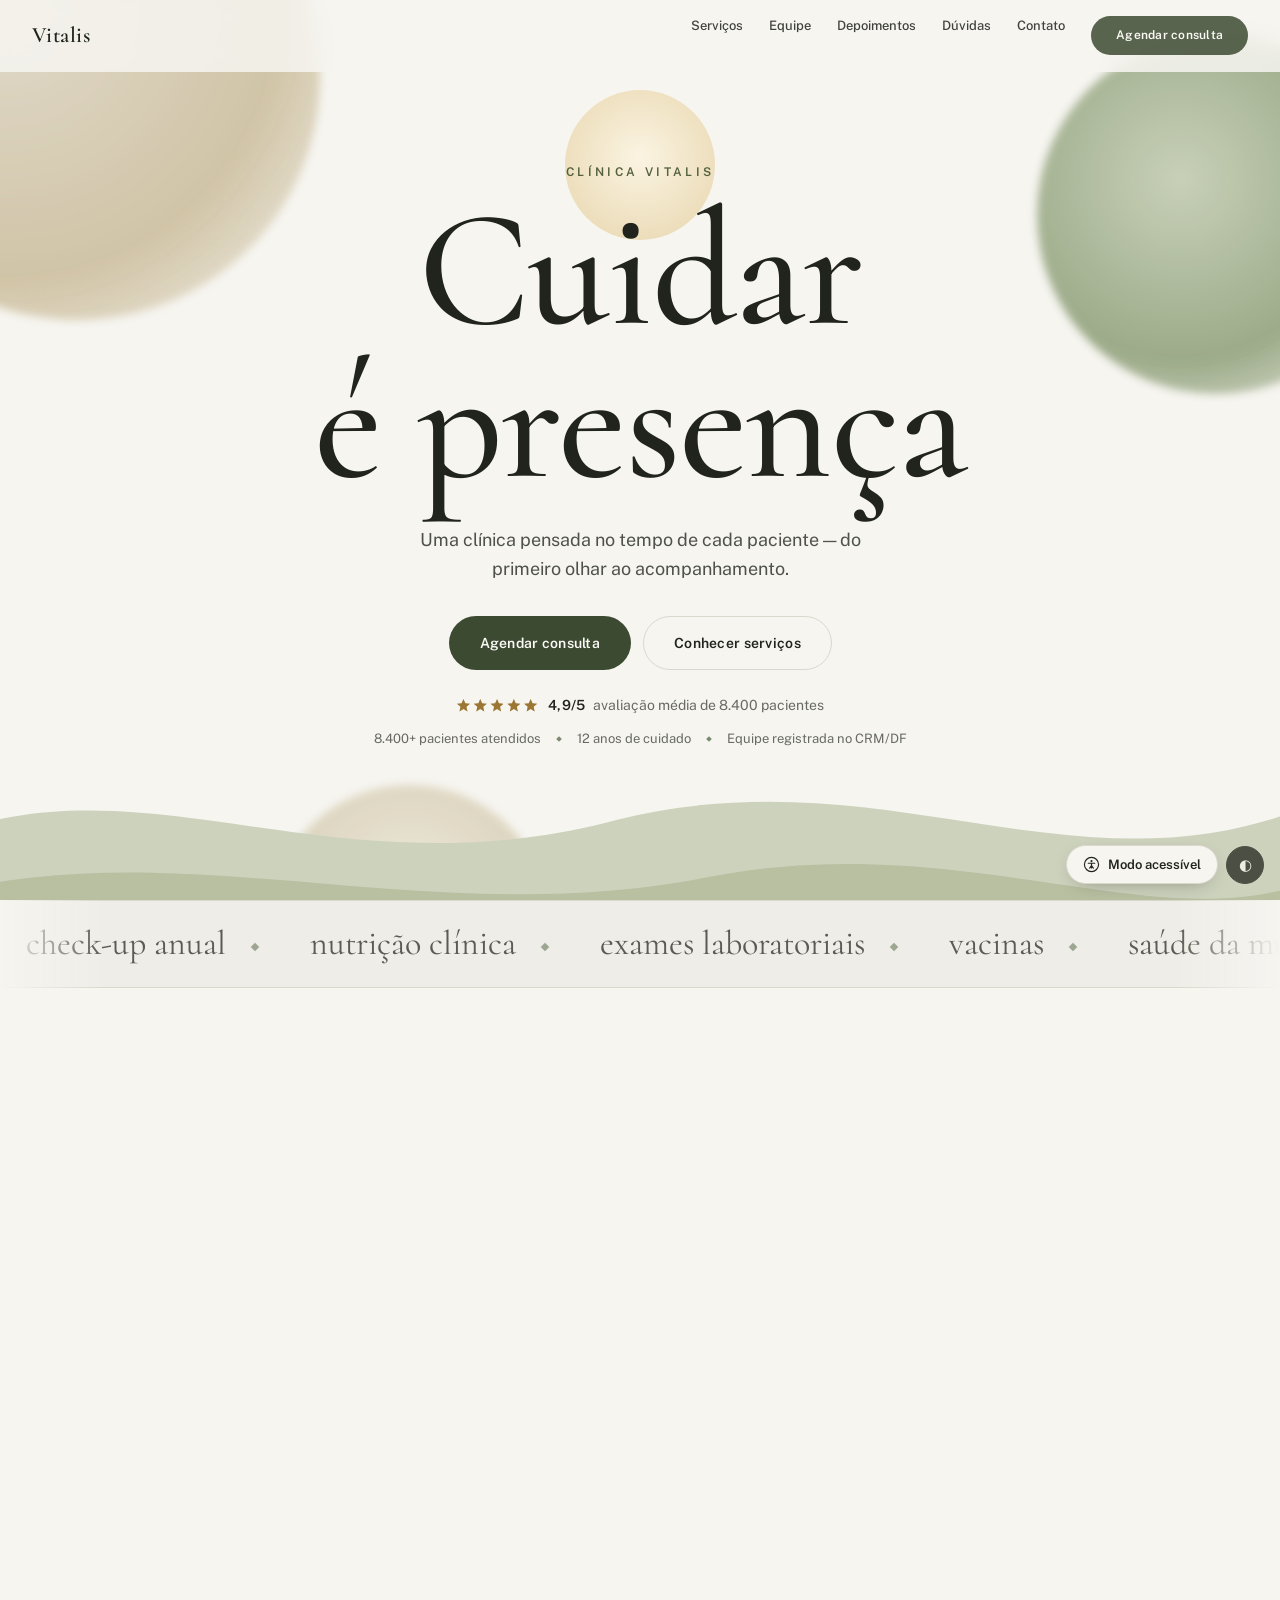
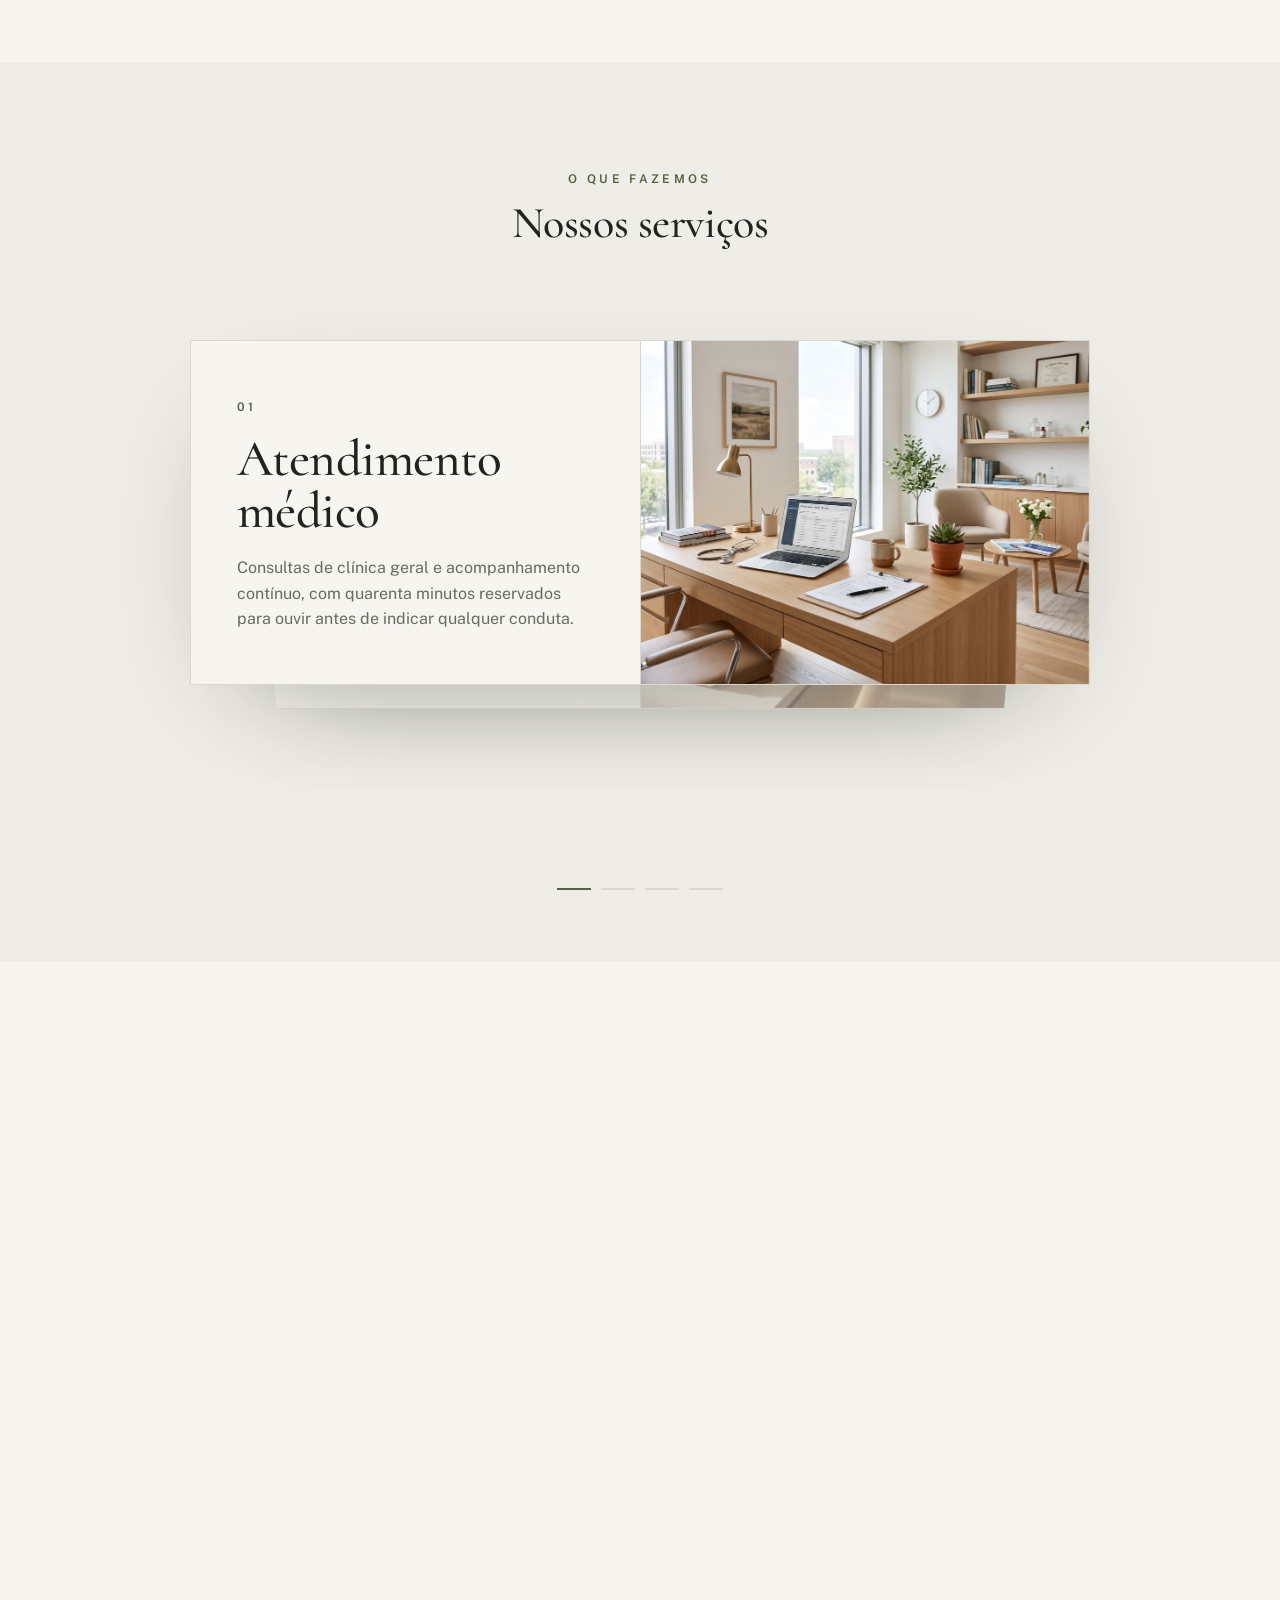
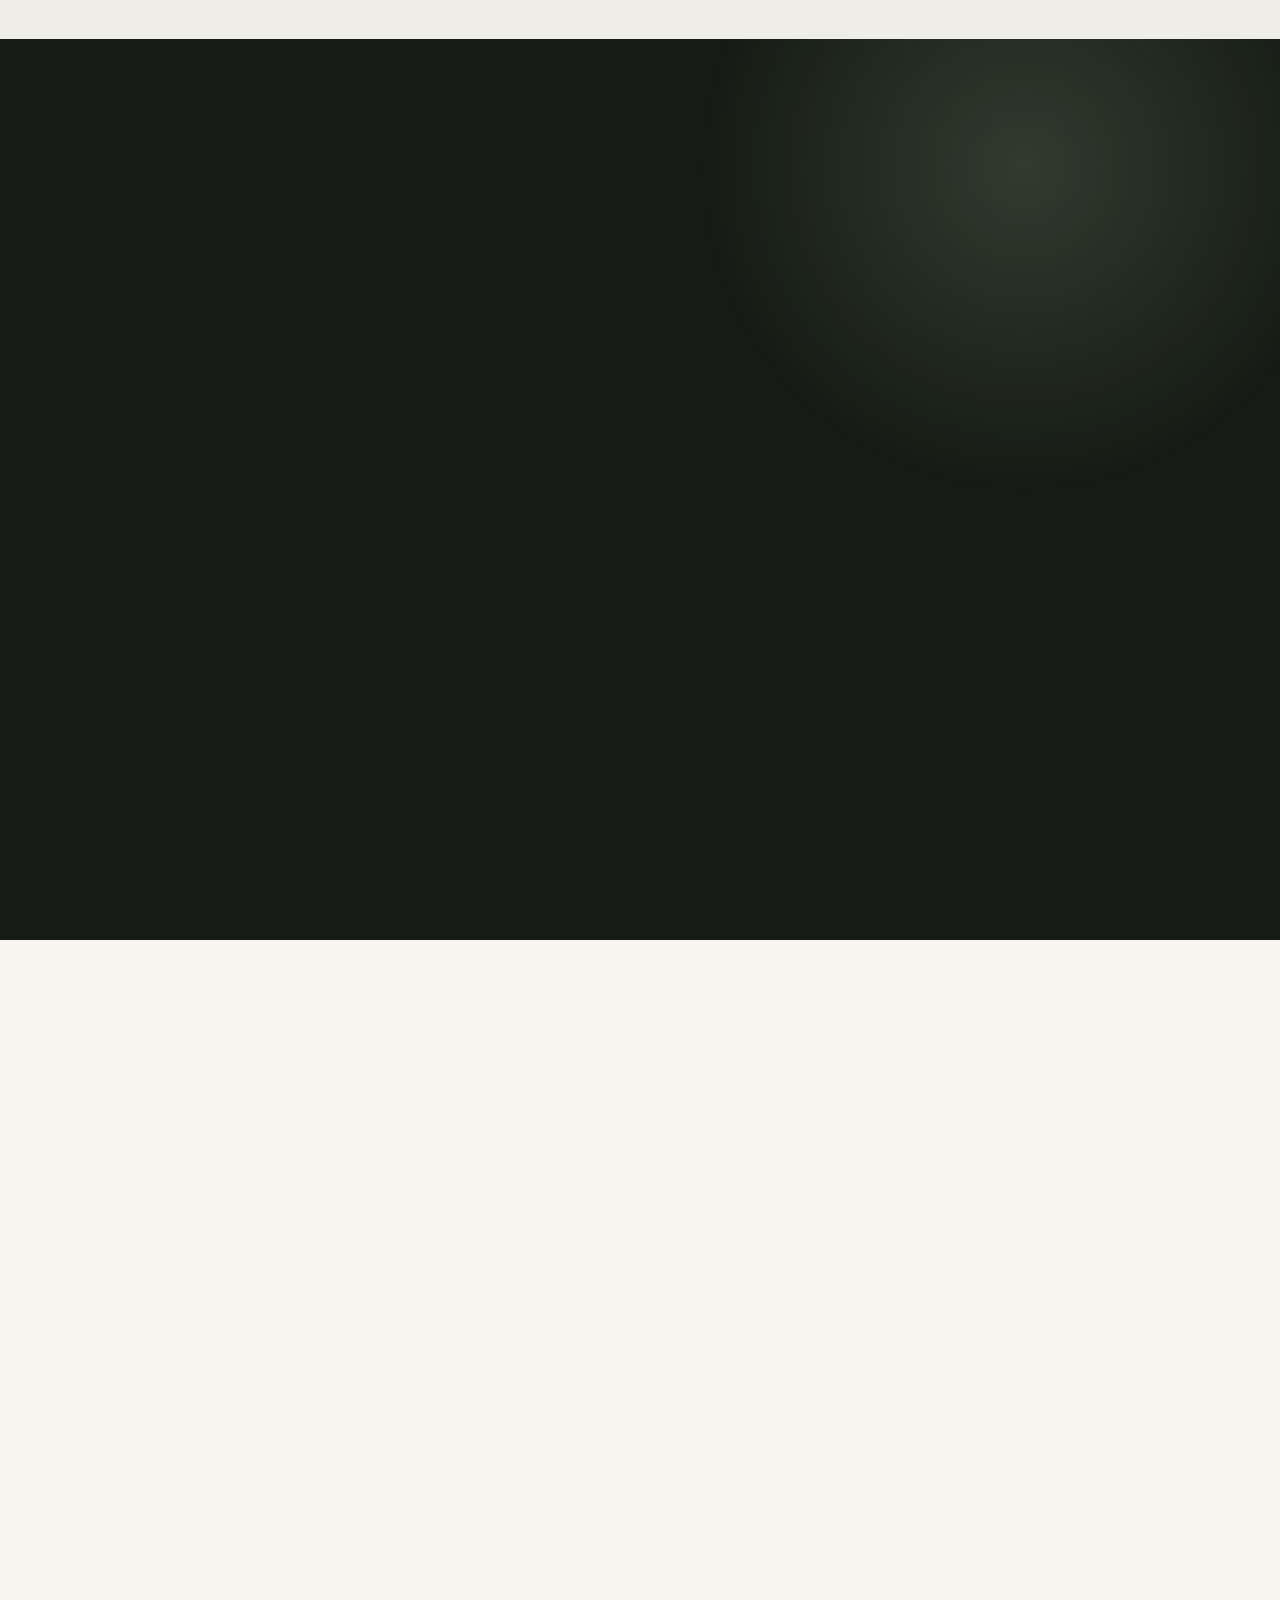
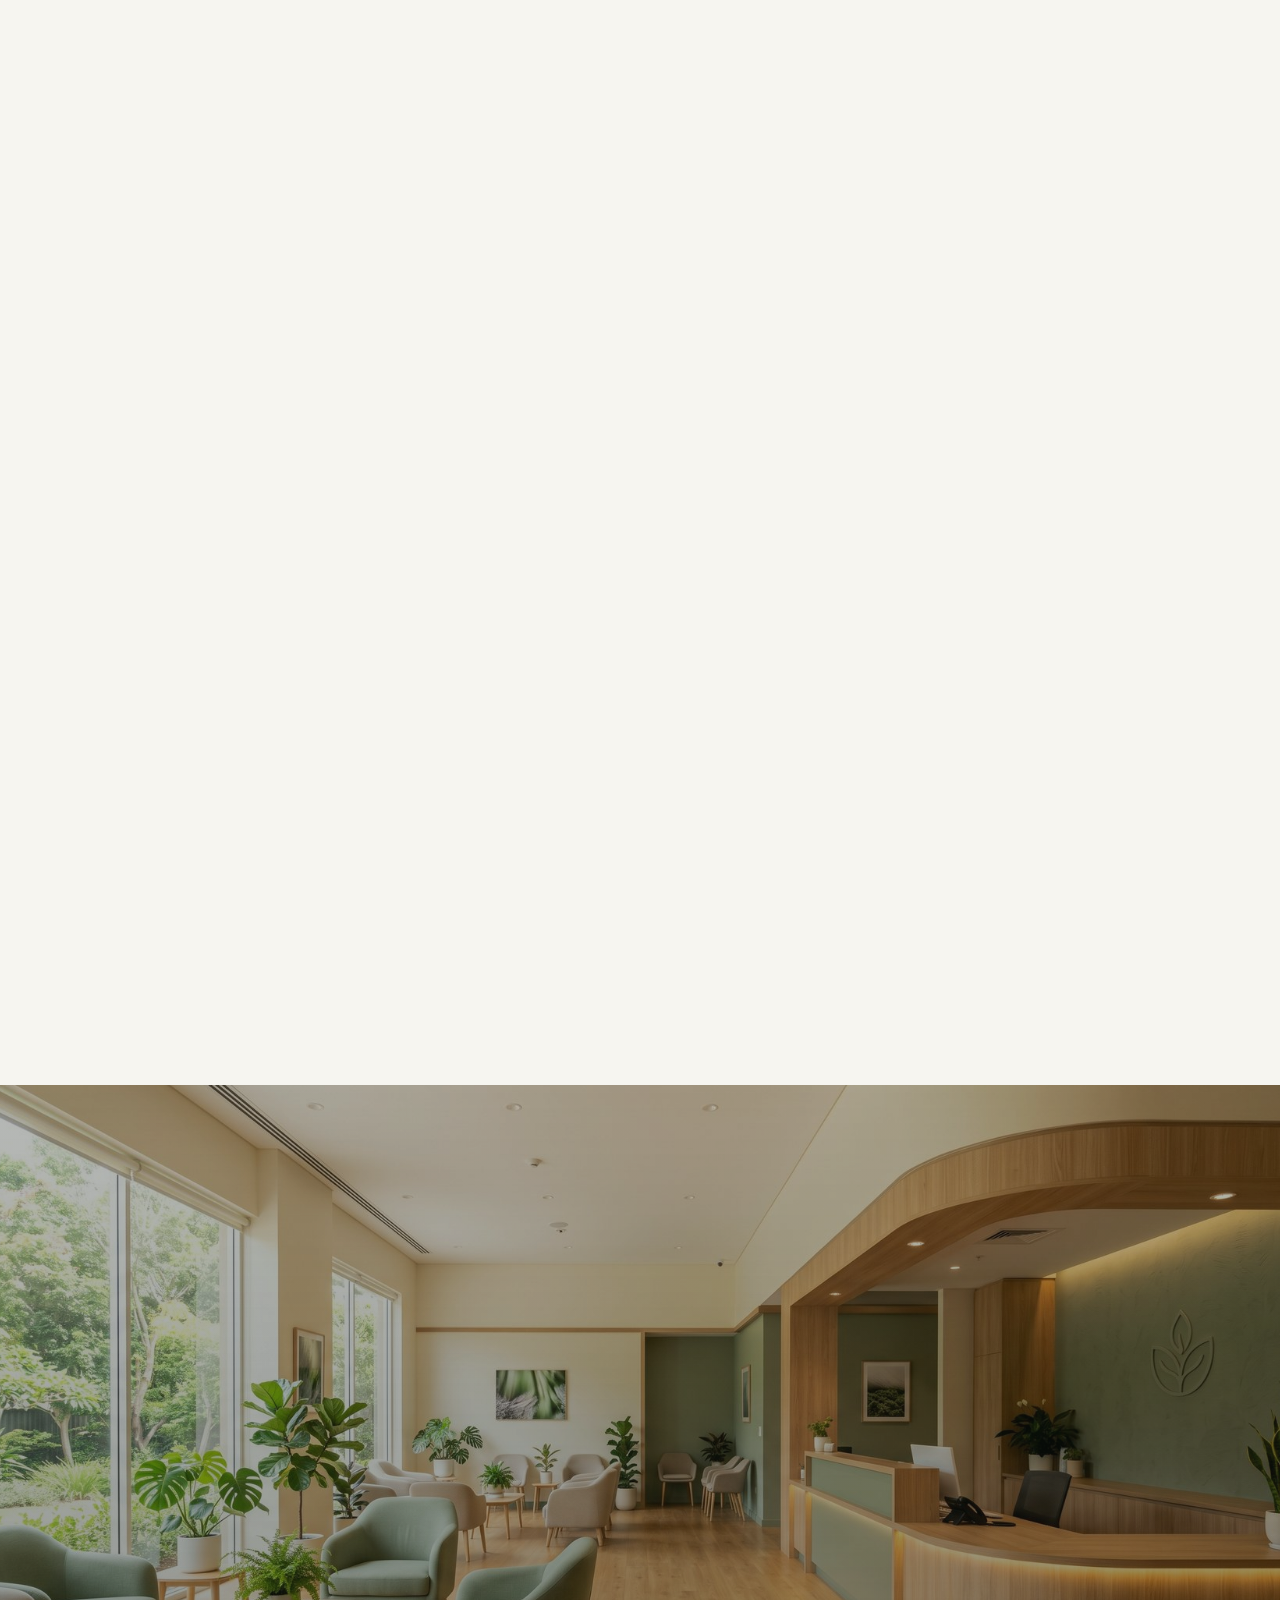
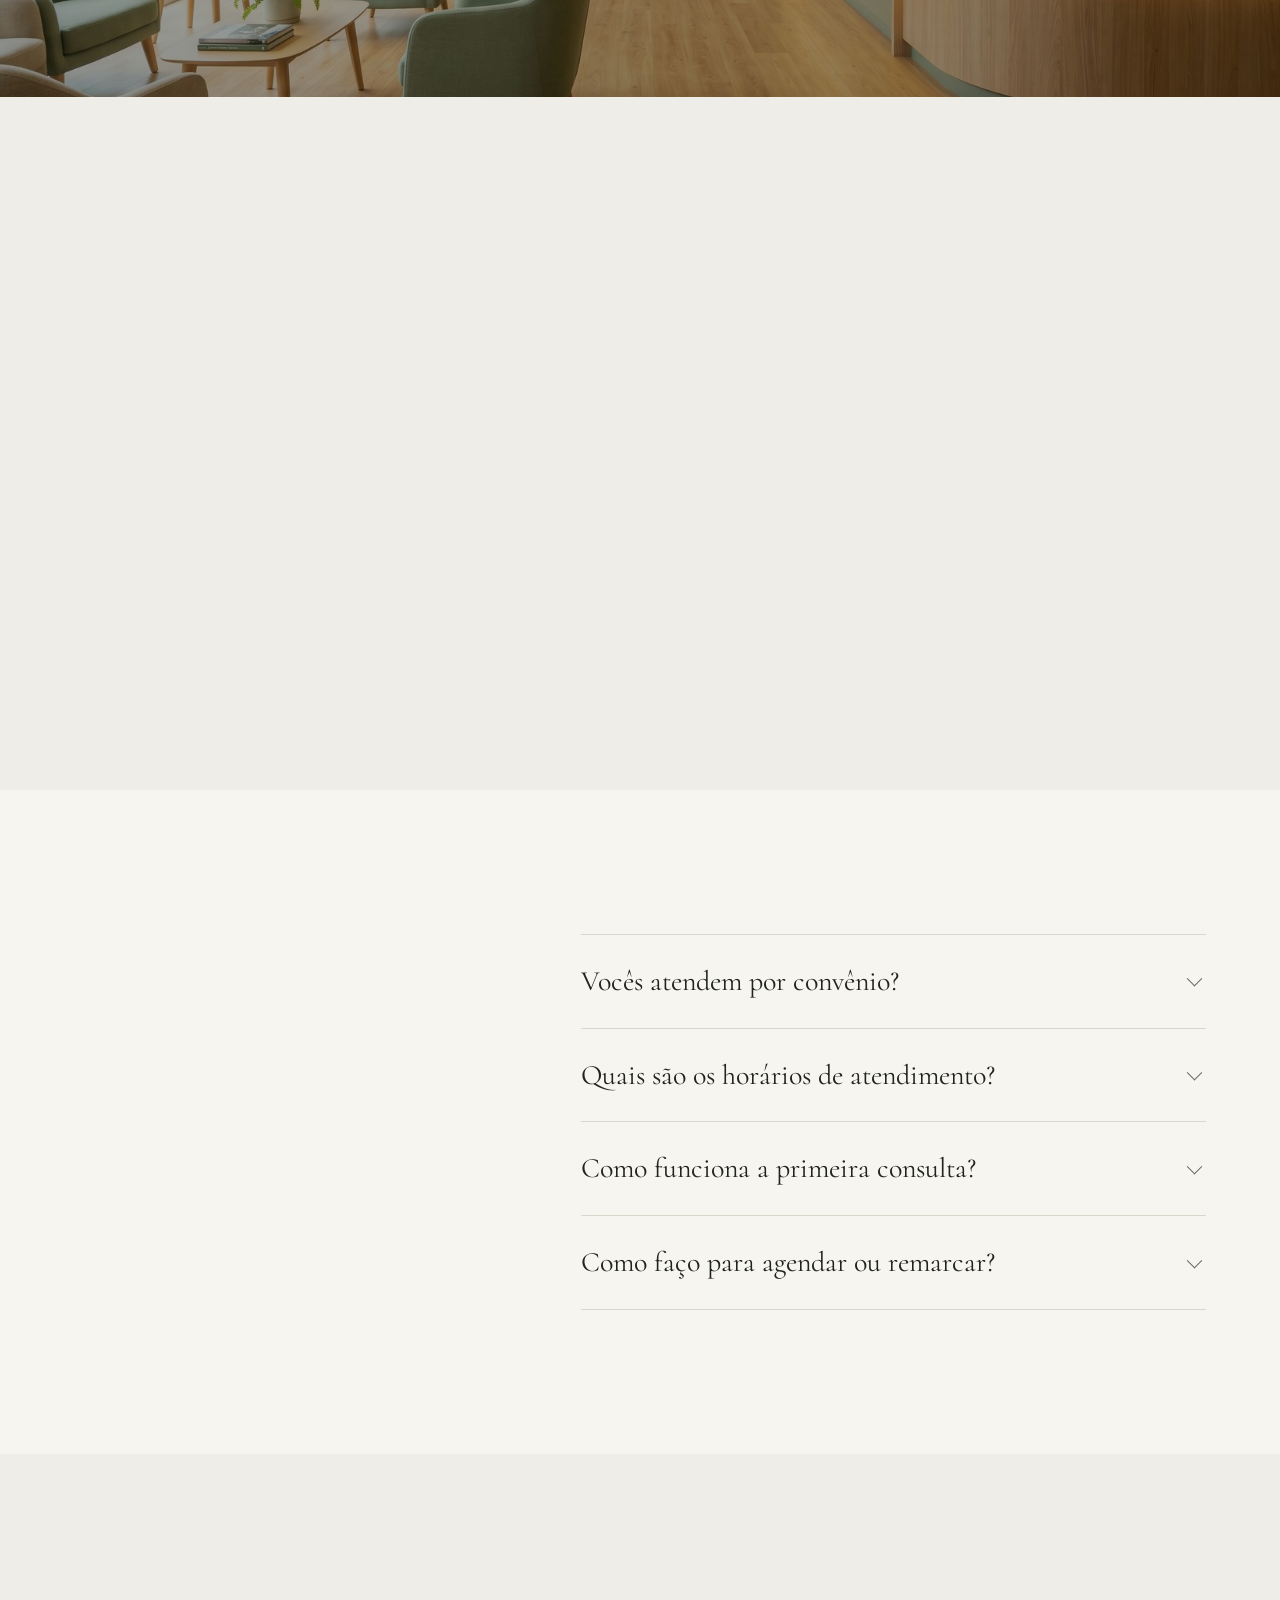
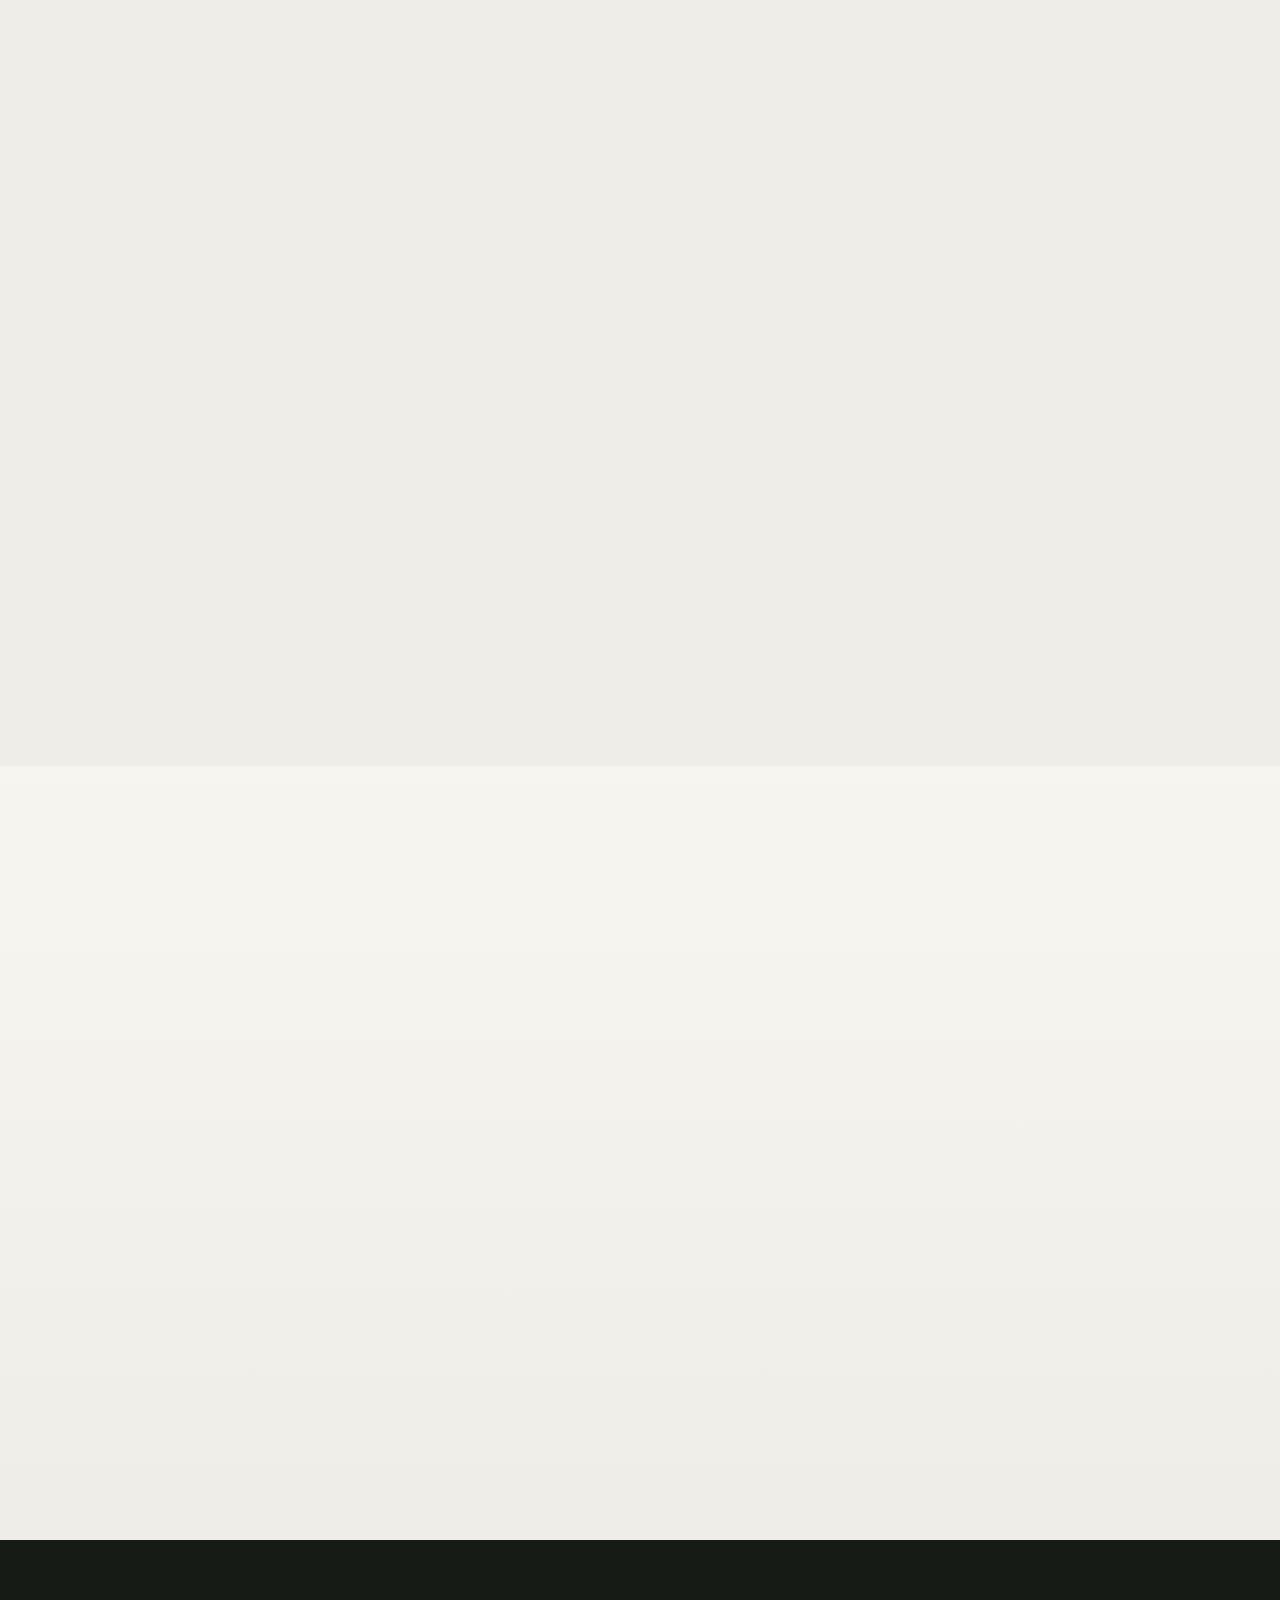
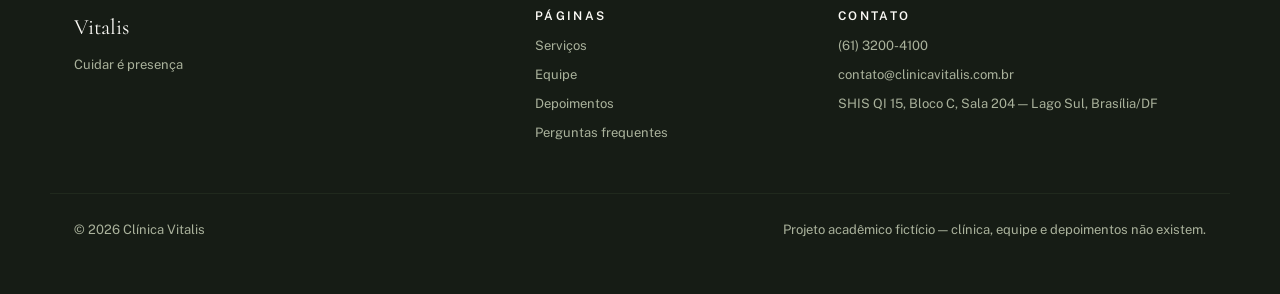
<file: index.html>
<!DOCTYPE html>
<html lang="pt-BR">
<head>
  <meta charset="UTF-8">
  <meta name="viewport" content="width=device-width, initial-scale=1.0">
  <title>Clínica Vitalis — consultas de 40 minutos no Lago Sul, Brasília</title>
  <meta name="description" content="Clínica de saúde em Brasília com consultas de 40 minutos: clínica geral, exames, nutrição e procedimentos. Equipe registrada, agenda curta de propósito.">
  <meta name="theme-color" content="#F6F5F0">
  <meta name="author" content="Clínica Vitalis">

  <!-- Open Graph: como o link aparece ao ser compartilhado -->
  <meta property="og:type" content="website">
  <meta property="og:locale" content="pt_BR">
  <meta property="og:site_name" content="Clínica Vitalis">
  <meta property="og:title" content="Clínica Vitalis — consultas de 40 minutos no Lago Sul, Brasília">
  <meta property="og:description" content="Clínica de saúde em Brasília com consultas de 40 minutos: clínica geral, exames, nutrição e procedimentos. Equipe registrada, agenda curta de propósito.">
  <meta property="og:image" content="assets/img/favicon.svg">

  <!-- Tipografia: Cormorant (títulos) + Public Sans (corpo) -->
  <link rel="preconnect" href="https://fonts.googleapis.com">
  <link rel="preconnect" href="https://fonts.gstatic.com" crossorigin>
  <link rel="stylesheet" href="https://fonts.googleapis.com/css2?family=Cormorant:ital,wght@0,400;0,500;0,600;1,400;1,500&family=Public+Sans:wght@400;500;600&display=swap">

  <link rel="stylesheet" href="css/style.css?v=2">
  <link rel="icon" href="assets/img/favicon.svg" type="image/svg+xml">

  <!-- Sem JS e sem animation-timeline, o reveal não pode esconder o conteúdo -->
  <noscript><style>.reveal{opacity:1!important;transform:none!important;animation:none!important}</style></noscript>
</head>
<body>
  <a class="pular" href="#conteudo">Pular para o conteúdo</a>

  <!-- =========================== BARRA FIXA ========================== -->
  <div class="bar">
    <a class="logo" href="#topo">Vitalis</a>
    <button class="bar-menu" type="button" aria-expanded="false" aria-controls="nav-principal">Menu</button>
    <nav id="nav-principal" aria-label="Navegação principal">
      <a href="#servicos">Serviços</a>
      <a href="#equipe">Equipe</a>
      <a href="#depoimentos">Depoimentos</a>
      <a href="#faq">Dúvidas</a>
      <a href="#contato">Contato</a>
      <!-- O CTA primário fica sempre ao alcance, no topo -->
      <a class="btn btn-p bar-cta" href="#contato">Agendar consulta</a>
    </nav>
  </div>

  <main id="conteudo">

    <!-- ============================== HERO ============================= -->
    <!-- EFEITO 1: orbs animados + paralaxe · EFEITO 2: plate inclinado em 3D -->
    <section class="hero" id="topo">
      <div class="hero-layer" data-speed="0.15" aria-hidden="true">
        <span class="orb o1"></span><span class="orb o2"></span><span class="orb o3"></span>
      </div>
      <div class="hero-layer" data-speed="0.32" aria-hidden="true"><span class="sun"></span></div>
      <div class="hero-layer" data-speed="0.06" aria-hidden="true">
        <svg class="hills" viewBox="0 0 1440 400" preserveAspectRatio="none" focusable="false">
          <path d="M0 240 C 220 150 420 300 720 220 C 1000 150 1200 300 1440 210 L1440 400 L0 400Z" fill="#cdd2bd"/>
          <path d="M0 300 C 260 230 520 340 820 280 C 1080 230 1280 340 1440 290 L1440 400 L0 400Z" fill="#b9c0a2"/>
        </svg>
      </div>

      <div class="hero-plate" id="plate">
        <p class="eyebrow">Clínica Vitalis</p>
        <h1>Cuidar<br>é presença</h1>
        <p class="sub">Uma clínica pensada no tempo de cada paciente — do primeiro olhar ao acompanhamento.</p>
        <div class="hero-cta">
          <a class="btn btn-p" href="#contato">Agendar consulta</a>
          <a class="btn btn-g" href="#servicos">Conhecer serviços</a>
        </div>

        <!-- Confiança na dobra: a prova fica ao lado do primeiro CTA -->
        <div class="prova">
          <p class="prova__nota">
            <svg class="prova__estrelas" viewBox="0 0 90 16" role="img" aria-hidden="true" focusable="false"><defs><linearGradient id="nota-hero" x1="0" x2="1" y1="0" y2="0"><stop offset="98%" stop-color="currentColor"/><stop offset="98%" stop-color="transparent"/></linearGradient></defs><g class="prova__estrelas-vazias"><path transform="translate(0,0)" d="M8 1l2 4.6 5 .5-3.8 3.3 1.1 4.9L8 11.7 3.7 14.3l1.1-4.9L1 6.1l5-.5z"/><path transform="translate(18,0)" d="M8 1l2 4.6 5 .5-3.8 3.3 1.1 4.9L8 11.7 3.7 14.3l1.1-4.9L1 6.1l5-.5z"/><path transform="translate(36,0)" d="M8 1l2 4.6 5 .5-3.8 3.3 1.1 4.9L8 11.7 3.7 14.3l1.1-4.9L1 6.1l5-.5z"/><path transform="translate(54,0)" d="M8 1l2 4.6 5 .5-3.8 3.3 1.1 4.9L8 11.7 3.7 14.3l1.1-4.9L1 6.1l5-.5z"/><path transform="translate(72,0)" d="M8 1l2 4.6 5 .5-3.8 3.3 1.1 4.9L8 11.7 3.7 14.3l1.1-4.9L1 6.1l5-.5z"/></g><g fill="url(#nota-hero)"><path transform="translate(0,0)" d="M8 1l2 4.6 5 .5-3.8 3.3 1.1 4.9L8 11.7 3.7 14.3l1.1-4.9L1 6.1l5-.5z"/><path transform="translate(18,0)" d="M8 1l2 4.6 5 .5-3.8 3.3 1.1 4.9L8 11.7 3.7 14.3l1.1-4.9L1 6.1l5-.5z"/><path transform="translate(36,0)" d="M8 1l2 4.6 5 .5-3.8 3.3 1.1 4.9L8 11.7 3.7 14.3l1.1-4.9L1 6.1l5-.5z"/><path transform="translate(54,0)" d="M8 1l2 4.6 5 .5-3.8 3.3 1.1 4.9L8 11.7 3.7 14.3l1.1-4.9L1 6.1l5-.5z"/><path transform="translate(72,0)" d="M8 1l2 4.6 5 .5-3.8 3.3 1.1 4.9L8 11.7 3.7 14.3l1.1-4.9L1 6.1l5-.5z"/></g></svg>
            <strong>4,9/5</strong>
            <span class="prova__rotulo">avaliação média de 8.400 pacientes</span>
            <span class="sr-so">4,9/5 — avaliação média de 8.400 pacientes</span>
          </p>
          <ul class="prova__lista"><li class="prova__item">8.400+ pacientes atendidos</li><li class="prova__item">12 anos de cuidado</li><li class="prova__item">Equipe registrada no CRM/DF</li></ul>
        </div>
      </div>

    </section>

    <!-- ============================ MARQUEE ============================ -->
    <!-- EFEITO 7: faixa em loop infinito. A segunda cópia é só visual. -->
    <section class="marquee" aria-label="Especialidades e serviços da clínica">
      <div class="marquee__track">
        <div class="marquee__grupo"><span class="marquee__item">check-up anual</span><span class="marquee__item">nutrição clínica</span><span class="marquee__item">exames laboratoriais</span><span class="marquee__item">vacinas</span><span class="marquee__item">saúde da mulher</span><span class="marquee__item">acompanhamento contínuo</span><span class="marquee__item">clínica geral</span><span class="marquee__item">diagnóstico por imagem</span><span class="marquee__item">pequenos procedimentos</span><span class="marquee__item">saúde do idoso</span></div>
        <div class="marquee__grupo" aria-hidden="true"><span class="marquee__item">check-up anual</span><span class="marquee__item">nutrição clínica</span><span class="marquee__item">exames laboratoriais</span><span class="marquee__item">vacinas</span><span class="marquee__item">saúde da mulher</span><span class="marquee__item">acompanhamento contínuo</span><span class="marquee__item">clínica geral</span><span class="marquee__item">diagnóstico por imagem</span><span class="marquee__item">pequenos procedimentos</span><span class="marquee__item">saúde do idoso</span></div>
      </div>
    </section>

    <!-- =========================== MANIFESTO =========================== -->
    <section class="manifesto wrap" aria-labelledby="manifesto-titulo">
      <h2 class="reveal" id="manifesto-titulo">Menos pressa.<br>Mais <em>atenção</em><br>ao que realmente importa.</h2>
    </section>

    <!-- ===================== SERVIÇOS EM PROFUNDIDADE ================== -->
    <!-- EFEITO 3: seção presa (sticky); os painéis avançam em Z ao rolar -->
    <section class="pin-wrap" id="servicos" style="height:248vh" aria-labelledby="servicos-titulo">
      <div class="pin">
        <div class="pin-title">
          <p class="eyebrow">O que fazemos</p>
          <h2 id="servicos-titulo">Nossos serviços</h2>
        </div>

        <article class="panel" data-i="0" id="servico-atendimento">
          <div class="card">
            <div class="txt">
              <span class="num">01</span>
              <h3>Atendimento médico</h3>
              <p>Consultas de clínica geral e acompanhamento contínuo, com quarenta minutos reservados para ouvir antes de indicar qualquer conduta.</p>
            </div>
            <div class="art">
              <img src="assets/img/servico-atendimento.jpg" alt="Foto de um consultório médico acolhedor, com estetoscópio e prontuário sobre a mesa." width="800" height="600" loading="lazy" decoding="async">
            </div>
          </div>
        </article>
        <article class="panel" data-i="1" id="servico-exames">
          <div class="card">
            <div class="txt">
              <span class="num">02</span>
              <h3>Exames e imagem</h3>
              <p>Coleta no próprio consultório e encaminhamento para imagem em parceiros credenciados, com resultado comentado pessoalmente.</p>
            </div>
            <div class="art">
              <img src="assets/img/servico-exames.jpg" alt="Foto de um laboratório com tubos de coleta de sangue e equipamento de ultrassom ao fundo." width="800" height="600" loading="lazy" decoding="async">
            </div>
          </div>
        </article>
        <article class="panel" data-i="2" id="servico-nutricao">
          <div class="card">
            <div class="txt">
              <span class="num">03</span>
              <h3>Nutrição</h3>
              <p>Planos alimentares construídos a partir da sua rotina real, sem dietas genéricas e sem metas que não cabem na sua semana.</p>
            </div>
            <div class="art">
              <img src="assets/img/servico-nutricao.jpg" alt="Foto de uma mesa com prato saudável de salmão, quinoa e legumes, frutas e vegetais frescos." width="800" height="600" loading="lazy" decoding="async">
            </div>
          </div>
        </article>
        <article class="panel" data-i="3" id="servico-procedimentos">
          <div class="card">
            <div class="txt">
              <span class="num">04</span>
              <h3>Procedimentos</h3>
              <p>Pequenos procedimentos ambulatoriais, curativos, aplicação de vacinas e acompanhamento pós-operatório em ambiente tranquilo.</p>
            </div>
            <div class="art">
              <img src="assets/img/servico-procedimentos.jpg" alt="Foto de uma sala de procedimentos organizada, com bandeja de materiais e maca." width="800" height="600" loading="lazy" decoding="async">
            </div>
          </div>
        </article>

        <div class="progress" aria-hidden="true">
          <i data-p="0"></i><i data-p="1"></i><i data-p="2"></i><i data-p="3"></i>
        </div>
      </div>
    </section>

    <!-- ====================== SUA PRIMEIRA CONSULTA ==================== -->
    <!-- O que esperar, em três passos. Tira o medo de marcar. -->
    <section class="passos-sec" id="primeira-consulta" aria-labelledby="passos-titulo">
      <div class="wrap">
        <div class="secao-head reveal">
          <p class="eyebrow">Sem surpresas</p>
          <h2 id="passos-titulo">Como é a sua<br>primeira consulta</h2>
        </div>

        <ol class="passos">
          <li class="passo reveal" id="passo-agende">
            <svg class="passo__icone" viewBox="0 0 24 24" fill="none" stroke="currentColor" stroke-width="1.5" stroke-linecap="round" stroke-linejoin="round" aria-hidden="true" focusable="false"><rect x="3.5" y="5" width="17" height="15.5" rx="2.5"/><path d="M3.5 9.5h17M8 3v4M16 3v4"/><path d="M8 14h3"/></svg>
            <p class="passo__numero">Passo 1</p>
            <h3 class="passo__titulo">Agende</h3>
            <p class="passo__texto">Escolha o dia e o horário que cabem na sua rotina — por telefone, WhatsApp ou pelo formulário desta página.</p>
          </li>
          <li class="passo reveal" id="passo-acolhimento">
            <svg class="passo__icone" viewBox="0 0 24 24" fill="none" stroke="currentColor" stroke-width="1.5" stroke-linecap="round" stroke-linejoin="round" aria-hidden="true" focusable="false"><path d="M6 10a6 6 0 0 1 12 0v3a4 4 0 0 1-4 4h-1"/><rect x="3.5" y="10" width="3.5" height="5.5" rx="1.75"/><rect x="17" y="10" width="3.5" height="5.5" rx="1.75"/><path d="M11 20.5h2"/></svg>
            <p class="passo__numero">Passo 2</p>
            <h3 class="passo__titulo">Acolhimento</h3>
            <p class="passo__texto">Recepção sem fila, escuta e avaliação sem pressa. A consulta dura cerca de quarenta minutos e começa pela sua história.</p>
          </li>
          <li class="passo reveal" id="passo-continuidade">
            <svg class="passo__icone" viewBox="0 0 24 24" fill="none" stroke="currentColor" stroke-width="1.5" stroke-linecap="round" stroke-linejoin="round" aria-hidden="true" focusable="false"><path d="M20.5 12a8.5 8.5 0 1 1-2.6-6.1"/><path d="M20.5 3.5v5h-5"/><path d="M8.5 12l2.5 2.5 4.5-5"/></svg>
            <p class="passo__numero">Passo 3</p>
            <h3 class="passo__titulo">Cuidado contínuo</h3>
            <p class="passo__texto">Você sai com um plano claro, escrito. O acompanhamento segue por telefone, e o retorno em 30 dias não tem custo.</p>
          </li>
        </ol>

        <p class="trazer reveal">
          <svg viewBox="0 0 24 24" fill="none" stroke="currentColor" stroke-width="1.5"
               stroke-linecap="round" stroke-linejoin="round" aria-hidden="true" focusable="false">
            <path d="M14.5 3.5H7a2 2 0 0 0-2 2v13a2 2 0 0 0 2 2h10a2 2 0 0 0 2-2V8z"/>
            <path d="M14.5 3.5V8H19M8.5 13h7M8.5 16.5h4.5"/>
          </svg>
          O que trazer: um documento com foto e, se tiver, exames anteriores e a lista de medicamentos em uso.
        </p>
      </div>
    </section>

    <!-- ========================== SEÇÃO ESCURA ========================= -->
    <!-- EFEITO 4: contadores sobem na viewport; o brilho faz paralaxe -->
    <section class="dark" aria-labelledby="numeros-titulo">
      <div class="glow" data-speed="0.2" aria-hidden="true"></div>
      <div class="wrap">
        <h2 class="lead reveal" id="numeros-titulo">Doze anos cuidando de gente de verdade.</h2>

        <dl class="stats">
          <div class="stat reveal">
            <dt class="l">anos de cuidado</dt>
            <dd class="n" data-count="12">12</dd>
          </div>
          <div class="stat reveal">
            <dt class="l">pacientes acompanhados</dt>
            <dd class="n" data-count="8400" data-suffix="+">8.400+</dd>
          </div>
          <div class="stat reveal">
            <dt class="l">avaliação média</dt>
            <dd class="n" data-count="49" data-div="10" data-suffix="/5">4,9/5</dd>
          </div>
        </dl>

        <ul class="selos reveal">
          <li><svg viewBox="0 0 16 16" aria-hidden="true" focusable="false"><path d="M3 8.5l3.2 3.2L13 5" fill="none" stroke="currentColor" stroke-width="1.6" stroke-linecap="round" stroke-linejoin="round"/></svg>Registro CRM/DF ativo</li>
          <li><svg viewBox="0 0 16 16" aria-hidden="true" focusable="false"><path d="M3 8.5l3.2 3.2L13 5" fill="none" stroke="currentColor" stroke-width="1.6" stroke-linecap="round" stroke-linejoin="round"/></svg>Dados protegidos pela LGPD</li>
          <li><svg viewBox="0 0 16 16" aria-hidden="true" focusable="false"><path d="M3 8.5l3.2 3.2L13 5" fill="none" stroke="currentColor" stroke-width="1.6" stroke-linecap="round" stroke-linejoin="round"/></svg>Consulta de 40 minutos</li>
          <li><svg viewBox="0 0 16 16" aria-hidden="true" focusable="false"><path d="M3 8.5l3.2 3.2L13 5" fill="none" stroke="currentColor" stroke-width="1.6" stroke-linecap="round" stroke-linejoin="round"/></svg>Retorno sem custo em 30 dias</li>
        </ul>
      </div>
    </section>

    <!-- ============================= EQUIPE ============================ -->
    <section class="team-sec wrap" id="equipe" aria-labelledby="equipe-titulo">
      <div class="team-head reveal">
        <div>
          <p class="eyebrow">Quem atende</p>
          <h2 id="equipe-titulo">Quem cuida<br>de você</h2>
        </div>
        <p>Profissionais registrados e dedicados a um atendimento próximo, com agenda curta de propósito.</p>
      </div>
      <div class="team">
        <article class="tcard reveal">
          <div class="av">
            <img src="assets/img/equipe-helena.jpg" alt="Foto da Dra. Helena Marchetti, clínica geral, de jaleco branco em seu consultório." width="400" height="500" loading="lazy" decoding="async">
          </div>
          <h3>Dra. Helena Marchetti</h3>
          <p class="role">Clínica geral · Diretora técnica</p>
          <p class="crm">CRM/DF 12345</p>
          <p class="bio">Doze anos em consultório próprio, dedicados ao acompanhamento longo das mesmas famílias.</p>
        </article>
        <article class="tcard reveal">
          <div class="av">
            <img src="assets/img/equipe-ivo.jpg" alt="Foto do Dr. Ivo Nakamura, medicina interna, na clínica." width="400" height="500" loading="lazy" decoding="async">
          </div>
          <h3>Dr. Ivo Nakamura</h3>
          <p class="role">Medicina interna</p>
          <p class="crm">CRM/DF 23456</p>
          <p class="bio">Cuida de casos crônicos com um princípio simples: nenhum exame pedido sem explicação.</p>
        </article>
        <article class="tcard reveal">
          <div class="av">
            <img src="assets/img/equipe-daniel.jpg" alt="Foto do Dr. Daniel Tavares, procedimentos e diagnóstico, durante um atendimento." width="400" height="500" loading="lazy" decoding="async">
          </div>
          <h3>Dr. Daniel Tavares</h3>
          <p class="role">Procedimentos e diagnóstico</p>
          <p class="crm">CRM/DF 34567</p>
          <p class="bio">Responsável pelos procedimentos ambulatoriais e pela leitura dos exames, com atenção aos detalhes.</p>
        </article>
      </div>
    </section>

    <!-- ========================== NOSSA HISTÓRIA ======================= -->
    <section class="sobre-sec" id="sobre" aria-labelledby="sobre-titulo">
      <div class="wrap">
        <div class="secao-head reveal">
          <p class="eyebrow">Nossa história</p>
          <h2 id="sobre-titulo">Por que existimos</h2>
        </div>
        <div class="sobre-grid">
          <div class="sobre__texto reveal">
          <p>A Vitalis nasceu de um incômodo simples: consultas de sete minutos não dão conta de gente. Em 2014 abrimos uma sala no Lago Sul com uma regra que nunca mudou — menos pacientes por dia.</p>
          <p>Somos uma clínica pequena por escolha. A agenda é curta de propósito, para que ninguém seja atendido com pressa e para que a mesma pessoa acompanhe você ao longo dos anos.</p>
        </div>
        <div class="sobre__valores reveal">
          <div class="valor">
            <h3 class="valor__titulo">Tempo</h3>
            <p class="valor__texto">Quarenta minutos por consulta, sempre. O relógio não decide quando a conversa acaba.</p>
          </div>
          <div class="valor">
            <h3 class="valor__titulo">Escuta</h3>
            <p class="valor__texto">Ouvir antes de indicar. Nenhum exame é pedido sem uma explicação que você entenda.</p>
          </div>
          <div class="valor">
            <h3 class="valor__titulo">Proximidade</h3>
            <p class="valor__texto">Poucos profissionais, os mesmos rostos. Ligamos para saber do resultado antes que você pergunte.</p>
          </div>
        </div>
        </div>
      </div>
    </section>

    <!-- ===================== FAIXA FULL-BLEED (parallax) ===================== -->
    <section class="photo-band" aria-label="Ambiente da Clínica Vitalis">
      <div class="photo-band__media"><img class="photo-band__img" src="assets/img/clinica-ambiente.jpg" alt="Recepção acolhedora da Clínica Vitalis, com poltronas verdes, madeira clara e plantas."></div>
      <div class="photo-band__overlay reveal">
        <p class="photo-band__eyebrow">Um lugar para respirar</p>
        <p class="photo-band__frase">Um cuidado no seu tempo,<br>desde a porta.</p>
      </div>
    </section>

    <!-- ========================== DEPOIMENTOS ========================== -->
    <section class="depo-sec" id="depoimentos" aria-labelledby="depoimentos-titulo">
      <div class="wrap">
        <div class="secao-head reveal">
          <p class="eyebrow">Quem já veio</p>
          <h2 id="depoimentos-titulo">Depoimentos</h2>
        </div>
        <div class="depos">
          <figure class="depo reveal">
            <div class="estrelas" role="img" aria-label="Avaliação: 5 de 5 estrelas"><svg viewBox="0 0 16 16" aria-hidden="true" focusable="false"><path d="M8 1l2 4.6 5 .5-3.8 3.3 1.1 4.9L8 11.7 3.7 14.3l1.1-4.9L1 6.1l5-.5z" fill="currentColor"/></svg><svg viewBox="0 0 16 16" aria-hidden="true" focusable="false"><path d="M8 1l2 4.6 5 .5-3.8 3.3 1.1 4.9L8 11.7 3.7 14.3l1.1-4.9L1 6.1l5-.5z" fill="currentColor"/></svg><svg viewBox="0 0 16 16" aria-hidden="true" focusable="false"><path d="M8 1l2 4.6 5 .5-3.8 3.3 1.1 4.9L8 11.7 3.7 14.3l1.1-4.9L1 6.1l5-.5z" fill="currentColor"/></svg><svg viewBox="0 0 16 16" aria-hidden="true" focusable="false"><path d="M8 1l2 4.6 5 .5-3.8 3.3 1.1 4.9L8 11.7 3.7 14.3l1.1-4.9L1 6.1l5-.5z" fill="currentColor"/></svg><svg viewBox="0 0 16 16" aria-hidden="true" focusable="false"><path d="M8 1l2 4.6 5 .5-3.8 3.3 1.1 4.9L8 11.7 3.7 14.3l1.1-4.9L1 6.1l5-.5z" fill="currentColor"/></svg></div>
            <blockquote>Saí da consulta sabendo exatamente o que eu tinha e por quê. Foi a primeira vez que isso aconteceu.</blockquote>
            <figcaption>Marina Toledo · Brasília, DF</figcaption>
          </figure>
          <figure class="depo reveal">
            <div class="estrelas" role="img" aria-label="Avaliação: 5 de 5 estrelas"><svg viewBox="0 0 16 16" aria-hidden="true" focusable="false"><path d="M8 1l2 4.6 5 .5-3.8 3.3 1.1 4.9L8 11.7 3.7 14.3l1.1-4.9L1 6.1l5-.5z" fill="currentColor"/></svg><svg viewBox="0 0 16 16" aria-hidden="true" focusable="false"><path d="M8 1l2 4.6 5 .5-3.8 3.3 1.1 4.9L8 11.7 3.7 14.3l1.1-4.9L1 6.1l5-.5z" fill="currentColor"/></svg><svg viewBox="0 0 16 16" aria-hidden="true" focusable="false"><path d="M8 1l2 4.6 5 .5-3.8 3.3 1.1 4.9L8 11.7 3.7 14.3l1.1-4.9L1 6.1l5-.5z" fill="currentColor"/></svg><svg viewBox="0 0 16 16" aria-hidden="true" focusable="false"><path d="M8 1l2 4.6 5 .5-3.8 3.3 1.1 4.9L8 11.7 3.7 14.3l1.1-4.9L1 6.1l5-.5z" fill="currentColor"/></svg><svg viewBox="0 0 16 16" aria-hidden="true" focusable="false"><path d="M8 1l2 4.6 5 .5-3.8 3.3 1.1 4.9L8 11.7 3.7 14.3l1.1-4.9L1 6.1l5-.5z" fill="currentColor"/></svg></div>
            <blockquote>Acompanham minha pressão há três anos. Ligam para saber do resultado antes que eu pergunte.</blockquote>
            <figcaption>Renato Alvim · Águas Claras, DF</figcaption>
          </figure>
          <figure class="depo reveal">
            <div class="estrelas" role="img" aria-label="Avaliação: 4 de 5 estrelas"><svg viewBox="0 0 16 16" aria-hidden="true" focusable="false"><path d="M8 1l2 4.6 5 .5-3.8 3.3 1.1 4.9L8 11.7 3.7 14.3l1.1-4.9L1 6.1l5-.5z" fill="currentColor"/></svg><svg viewBox="0 0 16 16" aria-hidden="true" focusable="false"><path d="M8 1l2 4.6 5 .5-3.8 3.3 1.1 4.9L8 11.7 3.7 14.3l1.1-4.9L1 6.1l5-.5z" fill="currentColor"/></svg><svg viewBox="0 0 16 16" aria-hidden="true" focusable="false"><path d="M8 1l2 4.6 5 .5-3.8 3.3 1.1 4.9L8 11.7 3.7 14.3l1.1-4.9L1 6.1l5-.5z" fill="currentColor"/></svg><svg viewBox="0 0 16 16" aria-hidden="true" focusable="false"><path d="M8 1l2 4.6 5 .5-3.8 3.3 1.1 4.9L8 11.7 3.7 14.3l1.1-4.9L1 6.1l5-.5z" fill="currentColor"/></svg><svg viewBox="0 0 16 16" class="vazia" aria-hidden="true" focusable="false"><path d="M8 1l2 4.6 5 .5-3.8 3.3 1.1 4.9L8 11.7 3.7 14.3l1.1-4.9L1 6.1l5-.5z" fill="currentColor"/></svg></div>
            <blockquote>Vale a viagem. O tempo de consulta muda completamente a conversa com o médico.</blockquote>
            <figcaption>Sofia Bandeira · Goiânia, GO</figcaption>
          </figure>
        </div>
      </div>
    </section>

    <!-- ============================== FAQ ============================== -->
    <section class="faq-sec" id="faq" aria-labelledby="faq-titulo">
      <div class="wrap faq-grid">
        <div class="reveal">
          <p class="eyebrow">Antes de vir</p>
          <h2 class="secao-head" id="faq-titulo" style="margin-bottom:0">Perguntas<br>frequentes</h2>
        </div>
        <div class="faq-lista">
          <details class="faq-item">
            <summary>Vocês atendem por convênio?</summary>
            <p>Atendemos de forma particular e emitimos recibo com CRM para reembolso em todos os principais planos. A secretaria orienta o processo de cada convênio.</p>
          </details>
          <details class="faq-item">
            <summary>Quais são os horários de atendimento?</summary>
            <p>De segunda a sexta, das 8h às 19h, e aos sábados das 8h às 12h. Coletas de exame acontecem apenas pela manhã, até as 10h.</p>
          </details>
          <details class="faq-item">
            <summary>Como funciona a primeira consulta?</summary>
            <p>Ela dura quarenta minutos e começa pela sua história, não pelo exame. Traga exames anteriores e a lista de medicamentos em uso, se houver.</p>
          </details>
          <details class="faq-item">
            <summary>Como faço para agendar ou remarcar?</summary>
            <p>Pelo telefone (61) 3200-4100 ou pelo formulário desta página. Retornamos em até um dia útil; remarcações são gratuitas com 24 horas de antecedência.</p>
          </details>
        </div>
      </div>
    </section>

    <!-- ============================ CONTATO ============================ -->
    <section class="contato-sec" id="contato" aria-labelledby="contato-titulo">
      <div class="wrap contato-grid">

        <div class="reveal">
          <p class="eyebrow">Fale com a clínica</p>
          <h2 class="secao-head" id="contato-titulo" style="margin-bottom:0">Agendar<br>consulta</h2>

          <dl class="dados">
            <div>
              <dt>Telefone</dt>
              <dd><a href="tel:+556132004100">(61) 3200-4100</a></dd>
            </div>
            <div>
              <dt>E-mail</dt>
              <dd><a href="mailto:contato@clinicavitalis.com.br">contato@clinicavitalis.com.br</a></dd>
            </div>
            <div>
              <dt>Endereço</dt>
              <dd>SHIS QI 15, Bloco C, Sala 204 — Lago Sul, Brasília/DF</dd>
            </div>
            <div>
              <dt>Horário</dt>
              <dd>Segunda a sexta, 8h às 19h · Sábado, 8h às 12h</dd>
            </div>
          </dl>

          <!-- Placeholder de mapa desenhado em SVG — nenhum recurso externo -->
          <div class="mapa" role="img" aria-label="Mapa ilustrativo da localização: SHIS QI 15, Lago Sul, Brasília">
            <svg viewBox="0 0 600 300" aria-hidden="true" focusable="false">
              <path d="M0 210h600M0 96h600M150 0v300M400 0v300" stroke="currentColor" stroke-width="1" opacity=".3"/>
              <path d="M0 150c120-40 220 40 340 6s180-70 260-50" stroke="currentColor" stroke-width="1.5" fill="none" opacity=".5"/>
              <circle cx="400" cy="152" r="7" fill="currentColor"/>
              <circle cx="400" cy="152" r="20" fill="none" stroke="currentColor" stroke-width="1" opacity=".45"/>
            </svg>
            <p>SHIS QI 15 · Lago Sul</p>
          </div>
        </div>

        <!-- Formulário estático: não envia nada a servidor algum -->
        <form class="form reveal" id="form-contato" novalidate>
          <p class="intro">Deixe seus dados e retornamos em até um dia útil.</p>

          <div class="campo">
            <label for="nome">Nome</label>
            <input type="text" id="nome" name="nome" autocomplete="name" required minlength="3" placeholder="Seu nome completo">
            <span class="erro" data-erro="nome" hidden>Informe seu nome completo.</span>
          </div>

          <div class="campo">
            <label for="email">E-mail</label>
            <input type="email" id="email" name="email" autocomplete="email" required placeholder="voce@exemplo.com">
            <span class="erro" data-erro="email" hidden>Informe um e-mail válido.</span>
          </div>

          <div class="campo-duplo">
            <div class="campo">
              <label for="cidade">Cidade</label>
              <input type="text" id="cidade" name="cidade" autocomplete="address-level2" required placeholder="Sua cidade">
              <span class="erro" data-erro="cidade" hidden>Informe sua cidade.</span>
            </div>

            <div class="campo">
              <label for="estado">Estado</label>
              <select id="estado" name="estado" required>
                <option value="">Selecione</option>
                <option value="AC">Acre</option>
                <option value="AL">Alagoas</option>
                <option value="AP">Amapá</option>
                <option value="AM">Amazonas</option>
                <option value="BA">Bahia</option>
                <option value="CE">Ceará</option>
                <option value="DF">Distrito Federal</option>
                <option value="ES">Espírito Santo</option>
                <option value="GO">Goiás</option>
                <option value="MA">Maranhão</option>
                <option value="MT">Mato Grosso</option>
                <option value="MS">Mato Grosso do Sul</option>
                <option value="MG">Minas Gerais</option>
                <option value="PA">Pará</option>
                <option value="PB">Paraíba</option>
                <option value="PR">Paraná</option>
                <option value="PE">Pernambuco</option>
                <option value="PI">Piauí</option>
                <option value="RJ">Rio de Janeiro</option>
                <option value="RN">Rio Grande do Norte</option>
                <option value="RS">Rio Grande do Sul</option>
                <option value="RO">Rondônia</option>
                <option value="RR">Roraima</option>
                <option value="SC">Santa Catarina</option>
                <option value="SP">São Paulo</option>
                <option value="SE">Sergipe</option>
                <option value="TO">Tocantins</option>
              </select>
              <span class="erro" data-erro="estado" hidden>Selecione o estado.</span>
            </div>
          </div>

          <button class="btn btn-p" type="submit">Enviar</button>

          <p class="aviso">Esta é uma página acadêmica: nada é enviado ou armazenado.</p>
          <p class="ok" id="form-confirmacao" role="status" tabindex="-1" hidden></p>
        </form>

      </div>
    </section>

    <!-- =========================== CTA FINAL =========================== -->
    <section class="final" aria-labelledby="final-titulo">
      <div class="wrap">
        <p class="eyebrow reveal">Vamos começar</p>
        <h2 class="reveal" id="final-titulo">Quarenta minutos<br>só seus.</h2>
        <p class="sub reveal">Agende uma primeira conversa — sem pressa, no seu tempo.</p>
        <div class="reveal"><a class="btn btn-p" href="#contato">Agendar consulta</a></div>
      </div>
    </section>

  </main>

  <!-- ============================= RODAPÉ ============================= -->
  <footer class="foot">
    <div class="wrap foot-grid">
      <div>
        <span class="logo">Vitalis</span>
        <p style="margin-top:10px">Cuidar é presença</p>
      </div>

      <nav aria-labelledby="rodape-paginas">
        <h2 id="rodape-paginas">Páginas</h2>
        <ul>
          <li><a href="#servicos">Serviços</a></li>
          <li><a href="#equipe">Equipe</a></li>
          <li><a href="#depoimentos">Depoimentos</a></li>
          <li><a href="#faq">Perguntas frequentes</a></li>
        </ul>
      </nav>

      <div>
        <h2 id="rodape-contato">Contato</h2>
        <ul aria-labelledby="rodape-contato">
          <li><a href="tel:+556132004100">(61) 3200-4100</a></li>
          <li><a href="mailto:contato@clinicavitalis.com.br">contato@clinicavitalis.com.br</a></li>
          <li>SHIS QI 15, Bloco C, Sala 204 — Lago Sul, Brasília/DF</li>
        </ul>
      </div>
    </div>

    <div class="wrap foot-fim">
      <p>© <span id="ano">2026</span> Clínica Vitalis</p>
      <p>Projeto acadêmico fictício — clínica, equipe e depoimentos não existem.</p>
    </div>
  </footer>

  <!-- Agendar pelo WhatsApp: canto ESQUERDO, longe dos controles à direita.
       Fica oculto (visibility) até passar o hero, para não entrar no
       tab order enquanto ninguém o vê. -->
  <div class="wa">
    <a class="wa__link" href="https://wa.me/55619XXXXXXXX" aria-label="Agendar pelo WhatsApp"
       target="_blank" rel="noopener noreferrer">
      <svg viewBox="0 0 24 24" fill="currentColor" aria-hidden="true" focusable="false">
        <path d="M12.04 2.5A9.44 9.44 0 0 0 2.6 11.94c0 1.66.44 3.29 1.27 4.72L2.5 21.5l4.98-1.3a9.4 9.4 0 0 0 4.56 1.17h.01a9.44 9.44 0 0 0 0-18.87zm0 17.3h-.01a7.85 7.85 0 0 1-4-1.09l-.29-.17-2.96.77.79-2.88-.19-.3a7.83 7.83 0 1 1 6.66 3.67zm4.3-5.87c-.24-.12-1.4-.69-1.61-.77s-.38-.12-.54.12-.62.77-.76.93-.28.18-.51.06a6.42 6.42 0 0 1-1.89-1.17 7.1 7.1 0 0 1-1.31-1.63c-.14-.24 0-.36.1-.48s.24-.28.35-.42a1.6 1.6 0 0 0 .24-.39.44.44 0 0 0 0-.42c-.06-.12-.54-1.3-.74-1.77s-.39-.4-.54-.41h-.46a.89.89 0 0 0-.64.3 2.69 2.69 0 0 0-.84 2 4.68 4.68 0 0 0 .98 2.48 10.7 10.7 0 0 0 4.1 3.62 13.4 13.4 0 0 0 1.37.5 3.3 3.3 0 0 0 1.51.1 2.47 2.47 0 0 0 1.62-1.14 2 2 0 0 0 .14-1.14c-.06-.1-.22-.16-.46-.28z"/>
      </svg>
      <span>Agendar</span>
    </a>
    <span class="wa__aviso">demonstração acadêmica</span>
  </div>

  <!-- Controles de exibição: acessibilidade é recurso visível, não escondida -->
  <div class="controles">
    <button class="controles__a11y" id="modo-acessivel" type="button" aria-pressed="false">
      <svg viewBox="0 0 24 24" aria-hidden="true" focusable="false">
        <circle cx="12" cy="12" r="10" fill="none" stroke="currentColor" stroke-width="1.6"/>
        <circle cx="12" cy="7.2" r="1.5" fill="currentColor"/>
        <path d="M7.4 10.2h9.2M12 10.6V17M12 13.4l-2.6 3.8M12 13.4l2.6 3.8"
              fill="none" stroke="currentColor" stroke-width="1.6" stroke-linecap="round"/>
      </svg>
      <span>Modo acessível</span>
    </button>
    <button class="controles__tema" id="tg" type="button"
            aria-label="Alternar tema claro e escuro" aria-pressed="false">◐</button>
  </div>

  <!-- Confirma por voz o que o botão acima fez -->
  <p class="sr-so" id="a11y-aviso" role="status" aria-live="polite"></p>

  <script src="js/main.js"></script>
</body>
</html>
</file>
<file: css/style.css>
/* =====================================================================
   Clínica Vitalis — folha de estilo única
   Direção de arte: IMERSIVA (Wellness em movimento)
   Portada de referencia/vitalis-immersive-referencia.html, acrescida das
   seções que o projeto exige (marquee, depoimentos, FAQ, contato).

   Organização:
     01 Tokens · 02 Base · 03 Tipografia e botões · 04 Barra fixa
     05 Hero (orbs, sol, colinas, plate 3D) · 06 Reveal · 07 Marquee
     08 Manifesto · 09 Serviços em profundidade · 10 Seção escura
     11 Equipe · 12 Depoimentos · 13 FAQ · 14 Contato · 15 CTA final
     16 Rodapé · 17 Alternador de tema · 18 Responsivo
     19 Movimento reduzido

   Performance: tudo o que anima usa apenas transform/opacity, com
   will-change declarado nos elementos que o JS toca a cada frame.
   ===================================================================== */

/* ------------------------------ 01 TOKENS -------------------------- */
:root {
  --stone: #EFEDE7;
  --paper: #F6F5F0;
  --hi: #FBFAF6;
  --ink: #20241D;
  --muted: #676B61;    /* 4.9:1 sobre --paper e 4.6:1 sobre --stone */
  --sage: #7C8B6F;     /* decorativo: orbs, fios, estrelas */
  --olive: #54613F;    /* texto de acento (6:1 sobre --paper) */
  --forest: #161C15;
  --forest-2: #20291D;
  --gold: #9C7734;     /* 3.8:1 — estrelas legíveis como gráfico */
  --line: #DAD7CC;

  --f-d: "Cormorant", Georgia, serif;
  --f-b: "Public Sans", system-ui, -apple-system, "Segoe UI", sans-serif;

  /* Escala de espaçamento — todo respiro sai daqui, nada de margem solta */
  --e1: 8px;  --e2: 12px; --e3: 16px; --e4: 24px;
  --e5: 32px; --e6: 48px; --e7: 64px;

  /* Medida de leitura confortável */
  --medida: 65ch;
}

/* Tema escuro opcional (botão no canto inferior direito) */
:root[data-theme="dark"] {
  --stone: #191E18;
  --paper: #12160F;
  --hi: #ECEFE6;
  --ink: #ECEFE6;
  --muted: #9BA593;
  --sage: #9FB088;
  --olive: #B7C79E;
  --forest: #0C0F0B;
  --forest-2: #161C13;
  --gold: #D6AE6E;
  --line: #2A3326;
}

/* ------------------------------- 02 BASE --------------------------- */
*, *::before, *::after { box-sizing: border-box; }
* { margin: 0; }

html { scroll-behavior: smooth; -webkit-text-size-adjust: 100%; }

body {
  background: var(--paper);
  color: var(--ink);
  font-family: var(--f-b);
  line-height: 1.6;
  overflow-x: hidden;         /* os orbs estouram a viewport de propósito */
  -webkit-font-smoothing: antialiased;
}

img { max-width: 100%; display: block; }
a { color: inherit; }

/* Foco de teclado sempre visível, em qualquer fundo */
:focus-visible { outline: 2px solid var(--olive); outline-offset: 3px; }

.wrap { max-width: 1180px; margin: 0 auto; padding-inline: 24px; }

/* Texto só para leitor de tela (o que a imagem já diz visualmente) */
.sr-so {
  position: absolute;
  width: 1px; height: 1px;
  padding: 0; margin: -1px;
  overflow: hidden;
  clip-path: inset(50%);
  white-space: nowrap;
  border: 0;
}

/* Link de salto */
.pular {
  position: absolute;
  left: -999px;
  top: 0;
  z-index: 100;
  background: var(--ink);
  color: var(--paper);
  padding: 12px 20px;
  font-size: 12px;
  letter-spacing: .12em;
  text-transform: uppercase;
}
.pular:focus { left: 0; }

/* ----------------------- 03 TIPOGRAFIA E BOTÕES -------------------- */
h1, h2, h3 {
  font-family: var(--f-d);
  font-weight: 500;
  letter-spacing: -.01em;
  line-height: 1.02;
  text-wrap: balance;
}

p { margin: 0 0 1em; }
p:last-child { margin-bottom: 0; }

/* Sobrancelha miúda — em olive, não em sage, para passar AA */
.eyebrow {
  font-family: var(--f-b);
  font-size: 12px;
  letter-spacing: .28em;
  text-transform: uppercase;
  color: var(--olive);
  font-weight: 600;
}

.btn {
  display: inline-flex;
  align-items: center;
  gap: 10px;
  font-family: var(--f-b);
  font-size: 14px;
  font-weight: 600;
  letter-spacing: .02em;
  padding: 15px 30px;
  border-radius: 999px;
  text-decoration: none;
  border: 1px solid transparent;
  cursor: pointer;
  transition: .25s;
}
.btn-p { background: #3d4a32; color: var(--hi); }
.btn-p:hover { background: #2c3626; color: var(--hi); }
.btn-g { background: transparent; color: var(--ink); border-color: var(--line); }
.btn-g:hover { border-color: var(--ink); }

.secao-head { margin-bottom: 60px; }
.secao-head h2 { font-size: clamp(34px, 6vw, 72px); color: var(--ink); margin-top: 10px; }

/* ---------------------------- 04 BARRA FIXA ------------------------ */
/* Antes usava mix-blend-mode:difference, que obrigava o navegador a
   recompor tudo o que passava por baixo a cada quadro de rolagem. Agora é
   uma faixa translúcida sólida: o contraste do texto é o mesmo em toda a
   página (tinta sobre papel), e a rolagem fica barata. */
.bar {
  position: fixed;
  top: 0; left: 0; right: 0;
  z-index: 60;
  display: flex;
  justify-content: space-between;
  align-items: center;
  gap: var(--e4);
  padding: var(--e3) var(--e5);
  color: var(--ink);
  background: var(--paper);                        /* fallback sem transparência */
  background: color-mix(in srgb, var(--paper) 86%, transparent);
  border-bottom: 1px solid transparent;
  transition: background .3s ease, border-color .3s ease;
}
@supports (backdrop-filter: blur(1px)) {
  .bar { backdrop-filter: blur(10px); }
}
/* Ganha um fio só depois que a página sai do topo */
.bar.rolada { border-bottom-color: var(--line); }
.bar .logo {
  font-family: var(--f-d);
  font-size: 22px;
  font-weight: 600;
  letter-spacing: .02em;
  text-decoration: none;
}
.bar nav { display: flex; gap: 26px; font-size: 13px; font-weight: 500; }
.bar nav a { color: inherit; text-decoration: none; opacity: .85; }
.bar nav a:hover { opacity: 1; }

/* O CTA na barra é compacto para não competir com o do hero */
.bar-cta {
  padding: 9px var(--e4);
  font-size: 12px;
  opacity: 1;
}
/* O CTA fica dentro de <nav>, então ".bar nav a" venceria a cor e deixava o
   texto escuro (invisível sobre o fundo do botão). Este seletor é mais
   específico e garante o texto claro. */
.bar nav a.bar-cta,
.bar nav a.bar-cta:hover { color: var(--hi); }

/* Botão do menu mobile — a referência simplesmente escondia a navegação;
   aqui ela continua alcançável pelo teclado e pelo leitor de tela. */
.bar-menu {
  display: none;
  background: none;
  border: 0;
  color: inherit;
  font-family: var(--f-b);
  font-size: 12px;
  font-weight: 600;
  letter-spacing: .2em;
  text-transform: uppercase;
  cursor: pointer;
  padding: 6px 0;
}
/* Com o painel aberto a barra fica totalmente opaca */
.bar.aberto {
  background: var(--paper);
  border-bottom-color: var(--line);
  flex-wrap: wrap;
}

/* ------------------------------- 05 HERO --------------------------- */
.hero {
  position: relative;
  min-height: 100vh;   /* fallback */
  min-height: 100svh;
  display: grid;
  place-items: center;
  overflow: hidden;
  contain: paint;      /* isola o custo dos orbs borrados */
  perspective: 1200px;
  /* respiro para a barra fixa (topo) e para o "role para descer" (base),
     para que o bloco centralizado nunca encoste em nenhum dos dois */
  padding-block: 104px 92px;
}

/* Em telas baixas o hero aperta o respiro para caber sem cortar */
@media (max-height: 620px) {
  .hero { padding-block: 88px var(--e6); }
}

/* Camadas de paralaxe: o JS escreve translate3d a partir de data-speed */
.hero-layer { position: absolute; inset: -10% -5%; will-change: transform; }

/* EFEITO 1 — orbs com vida própria (animação CSS) + paralaxe (JS) */
/* O custo de um orb é (área x blur) refeito a cada quadro, porque a
   animação mexe na escala. Encolhemos as esferas e deixamos o próprio
   gradiente morrer em transparente na borda — assim 4px de blur bastam
   onde antes eram 8px sobre um círculo de borda dura. */
.orb { position: absolute; border-radius: 50%; filter: blur(4px); opacity: .9; }
.o1 {
  width: 38vw; height: 38vw; left: -8vw; top: -6vw;
  background: radial-gradient(circle at 35% 35%, #DFD8C6, #CDBF9F 62%, rgba(205,191,159,0) 100%);
  animation: float1 22s ease-in-out infinite;
}
.o2 {
  width: 28vw; height: 28vw; right: -4vw; top: 14vh;
  background: radial-gradient(circle at 40% 40%, #C3CDB2, #93A37E 60%, rgba(147,163,126,0) 100%);
  animation: float2 28s ease-in-out infinite;
}
.o3 {
  width: 22vw; height: 22vw; left: 26vw; bottom: -6vw;
  background: radial-gradient(circle at 50% 40%, #EFE9DA, #D8CFB7 62%, rgba(216,207,183,0) 100%);
  animation: float3 19s ease-in-out infinite;
}
@keyframes float1 {
  0%   { transform: translate(0,0) scale(1); }
  30%  { transform: translate(5vw,4vh) scale(1.08); }
  60%  { transform: translate(-3vw,6vh) scale(.95); }
  100% { transform: translate(0,0) scale(1); }
}
@keyframes float2 {
  0%   { transform: translate(0,0) scale(1); }
  35%  { transform: translate(-6vw,5vh) scale(1.1); }
  70%  { transform: translate(2vw,-4vh) scale(.92); }
  100% { transform: translate(0,0) scale(1); }
}
@keyframes float3 {
  0%   { transform: translate(0,0) scale(1); }
  40%  { transform: translate(4vw,-5vh) scale(.9); }
  75%  { transform: translate(-5vw,3vh) scale(1.12); }
  100% { transform: translate(0,0) scale(1); }
}

.sun {
  position: absolute;
  left: 50%; top: 20vh;
  width: 150px; height: 150px;
  border-radius: 50%;
  background: radial-gradient(circle at 50% 45%, #FBF4E2, #E7D5AC);
  transform: translateX(-50%);
  animation: sunpulse 9s ease-in-out infinite;
}
@keyframes sunpulse {
  0%, 100% { transform: translateX(-50%) scale(1); opacity: .95; }
  50%      { transform: translateX(-50%) scale(1.06); opacity: 1; }
}

/* Fora da viewport o JS marca .parado: nada anima, nada re-rasteriza */
.hero.parado .orb,
.hero.parado .sun,
.marquee.parado .marquee__track { animation-play-state: paused; }

.hills { position: absolute; left: 0; right: 0; bottom: 0; height: 42vh; }

/* EFEITO 2 — o bloco de texto inclina em 3D (scroll + mouse), via JS */
.hero-plate {
  position: relative;
  z-index: 5;
  text-align: center;
  transform-style: preserve-3d;
  will-change: transform, opacity;
  padding-inline: 24px;
}
.hero-plate h1 {
  font-size: clamp(58px, 13vw, 180px);
  color: var(--ink);
  line-height: .92;
}
.hero-plate .sub {
  margin: 26px auto 0;
  max-width: 44ch;
  color: var(--ink);
  opacity: .78;
  font-size: clamp(15px, 2vw, 18px);
}
.hero-cta {
  margin-top: var(--e5);
  display: flex;
  gap: var(--e2);
  justify-content: center;
  flex-wrap: wrap;
}

/* ---- Confiança na dobra: a prova vive ao lado do primeiro CTA ---- */
.prova {
  margin-top: var(--e4);
  display: flex;
  flex-direction: column;
  align-items: center;
  gap: var(--e2);
}
.prova__nota {
  display: flex;
  align-items: center;
  gap: var(--e1);
  margin: 0;
  font-size: 14px;
  color: var(--ink);
}
.prova__nota strong { font-weight: 600; letter-spacing: .01em; }
.prova__rotulo { color: var(--muted); }

.prova__estrelas { width: 84px; height: 15px; color: var(--gold); flex: none; }
.prova__estrelas-vazias { fill: var(--line); }

.prova__lista {
  list-style: none;
  margin: 0;
  padding: 0;
  display: flex;
  flex-wrap: wrap;
  justify-content: center;
  gap: var(--e1) var(--e3);
  font-size: 13px;
  color: var(--muted);
}
/* separador em losango entre os fatos, no lugar de bullet */
.prova__item + .prova__item::before {
  content: "";
  display: inline-block;
  width: 4px; height: 4px;
  margin-right: var(--e3);
  background: var(--sage);
  transform: rotate(45deg);
  vertical-align: middle;
}

@media (max-width: 560px) {
  .prova__nota { flex-wrap: wrap; justify-content: center; }
  .prova__rotulo { flex-basis: 100%; text-align: center; }
}


/* ------------------------------ 06 REVEAL -------------------------- */
/* EFEITO 5 — sobe com rotateX. Usa animation-timeline onde existe;
   onde não existe, o IntersectionObserver põe .seen. */
.reveal {
  opacity: 0;
  transform: translateY(70px) rotateX(14deg);
  transform-origin: center bottom;
}
@supports (animation-timeline: view()) {
  .reveal {
    animation: rise linear both;
    animation-timeline: view();
    animation-range: entry 5% cover 32%;
  }
}
@keyframes rise { to { opacity: 1; transform: none; } }
.reveal.seen {
  opacity: 1;
  transform: none;
  transition: opacity .9s ease, transform .9s cubic-bezier(.2,.7,.2,1);
}

/* ----------------------------- 07 MARQUEE -------------------------- */
/* EFEITO 7 (novo) — faixa de termos rolando em loop infinito.
   A lista é duplicada no HTML; o track anda -50% e reinicia sem emenda. */
.marquee {
  position: relative;
  overflow: hidden;
  contain: paint;          /* o track é largo; isola o repinte */
  background: var(--stone);
  border-block: 1px solid var(--line);
  padding-block: 16px;
  /* apaga as pontas para o loop não "entrar" bruscamente */
  -webkit-mask-image: linear-gradient(90deg, transparent, #000 8%, #000 92%, transparent);
          mask-image: linear-gradient(90deg, transparent, #000 8%, #000 92%, transparent);
}
.marquee__track {
  display: flex;
  width: max-content;
  will-change: transform;
  animation: correr 42s linear infinite;
}
.marquee:hover .marquee__track,
.marquee:focus-within .marquee__track { animation-play-state: paused; }

.marquee__grupo { display: flex; align-items: center; flex: none; }
.marquee__item {
  font-family: var(--f-d);
  font-size: clamp(20px, 3vw, 34px);
  color: var(--ink);
  opacity: .72;
  padding-inline: 26px;
  white-space: nowrap;
}
/* separador em losango, no lugar de bullet */
.marquee__item::after {
  content: "";
  display: inline-block;
  width: 6px; height: 6px;
  margin-left: 26px;
  background: var(--sage);
  transform: rotate(45deg);
  vertical-align: middle;
}
@keyframes correr {
  from { transform: translate3d(0, 0, 0); }
  to   { transform: translate3d(-50%, 0, 0); }
}

/* ---------------------------- 08 MANIFESTO ------------------------- */
.manifesto { padding: 20vh 0; text-align: center; perspective: 1000px; }
.manifesto h2 {
  font-size: clamp(32px, 6vw, 84px);
  color: var(--ink);
  max-width: 16ch;
  margin: 0 auto;
}
.manifesto em { font-style: italic; color: var(--olive); }

/* -------------------- 09 SERVIÇOS EM PROFUNDIDADE ------------------ */
/* EFEITO 3 — a seção tem ~105vh por painel; o .pin gruda e o JS avança
   os painéis em translateZ/rotateX conforme o progresso do scroll. */
.pin-wrap { position: relative; height: 420vh; }
.pin {
  contain: paint;          /* os painéis em 3D não repintam a página toda */
  position: sticky;
  top: 0;
  height: 100vh;       /* fallback */
  height: 100svh;
  overflow: hidden;
  display: grid;
  place-items: center;
  perspective: 1300px;
  background: var(--stone);
}
.panel {
  position: absolute;
  width: min(88vw, 900px);
  will-change: transform, opacity;
  transform-style: preserve-3d;
}
.panel .card {
  display: grid;
  grid-template-columns: 1fr 1fr;
  background: var(--paper);
  border: 1px solid var(--line);
  box-shadow: 0 40px 120px -60px rgba(30,40,25,.5);
}
.panel .txt { padding: 52px 46px; }
.panel .num {
  font-family: var(--f-b);
  font-size: 12px;
  letter-spacing: .22em;
  color: var(--olive);
  font-weight: 600;
}
.panel h3 { font-size: clamp(30px, 4vw, 52px); color: var(--ink); margin: 14px 0 18px; }
.panel p { color: var(--muted); max-width: 38ch; }
.panel .art {
  background: var(--stone);
  border-left: 1px solid var(--line);
  overflow: hidden;
  min-height: 220px;
}
.panel .art img { width: 100%; height: 100%; object-fit: cover; }

.pin-title {
  position: absolute;
  top: 12vh; left: 0; right: 0;
  text-align: center;
  z-index: 2;
  pointer-events: none;
}
.pin-title h2 { font-size: clamp(28px, 4vw, 44px); color: var(--ink); margin-top: 8px; }

.progress {
  position: absolute;
  bottom: 8vh; left: 50%;
  transform: translateX(-50%);
  display: flex;
  gap: 10px;
  z-index: 3;
}
.progress i { width: 34px; height: 2px; background: var(--line); display: block; transition: .3s; }
.progress i.on { background: var(--olive); }

/* ------------------------- 10 SEÇÃO ESCURA ------------------------- */
/* EFEITO 4 — contadores sobem ao entrar na viewport; o brilho faz paralaxe */
.dark {
  contain: paint;          /* o brilho em paralaxe fica preso aqui dentro */
  position: relative;
  background: var(--forest);
  color: var(--hi);
  padding: 22vh 0;
  overflow: hidden;
}
.dark .glow {
  position: absolute;
  width: 60vw; height: 60vw;
  border-radius: 50%;
  background: radial-gradient(circle, rgba(124,139,111,.28), transparent 60%);
  top: -20vw; right: -10vw;
  will-change: transform;
}
.dark .lead {
  font-family: var(--f-d);
  font-size: clamp(28px, 5vw, 60px);
  max-width: 18ch;
  margin: 0 0 12vh;
  color: var(--hi);
}
.stats { display: grid; grid-template-columns: repeat(3, 1fr); gap: 30px; position: relative; z-index: 2; }
.stat { display: flex; flex-direction: column-reverse; }
.stat .n { margin: 0; font-family: var(--f-d); font-size: clamp(52px, 9vw, 120px); line-height: 1; color: var(--hi); }
.stat .l { color: #AAB29C; font-size: 14px; margin-top: 8px; letter-spacing: .02em; }

/* Selos, logo abaixo dos números */
.selos {
  list-style: none;
  padding: 0;
  margin: 12vh 0 0;
  display: flex;
  flex-wrap: wrap;
  gap: 14px 34px;
  position: relative;
  z-index: 2;
  font-size: 13px;
  color: #AAB29C;
}
.selos li { display: inline-flex; align-items: center; gap: 10px; }
.selos svg { width: 14px; height: 14px; color: var(--sage); flex: none; }

/* ------------------------------ 11 EQUIPE -------------------------- */
.team-sec { padding: 18vh 0; }
.team-head { display: flex; justify-content: space-between; align-items: flex-end; gap: 20px; margin-bottom: 60px; flex-wrap: wrap; }
.team-head h2 { font-size: clamp(34px, 6vw, 72px); color: var(--ink); }
.team-head p { max-width: 34ch; color: var(--muted); }

.team { display: grid; grid-template-columns: repeat(3, 1fr); gap: 26px; perspective: 1000px; }
.tcard {
  background: var(--paper);
  border: 1px solid var(--line);
  padding: var(--e6) var(--e5);
  text-align: center;
}
/* Os SVGs da equipe já vêm recortados em círculo; o contêiner mantém a
   forma mesmo que a arte mude, e reserva a altura para não haver salto. */
.tcard .av {
  width: 140px;
  height: 140px;
  margin: 0 auto var(--e4);
  border-radius: 50%;
  overflow: hidden;
  background: var(--stone);
}
.tcard .av img { width: 100%; height: 100%; object-fit: cover; display: block; }
.tcard h3 { font-size: 26px; color: var(--ink); }
.tcard .role {
  color: var(--olive);
  font-weight: 600;
  font-size: 13px;
  font-family: var(--f-b);
  letter-spacing: .02em;
  margin: 4px 0 2px;
}
.tcard .crm { color: var(--muted); font-size: 12px; font-family: var(--f-b); }
.tcard .bio {
  color: var(--muted);
  font-size: 14px;
  margin: var(--e2) auto 0;
  max-width: 30ch;
}

/* ------------------ 11b SUA PRIMEIRA CONSULTA ---------------------- */
/* Três passos numerados. É um <ol> de verdade: a ordem é informação. */
.passos-sec { padding: 14vh 0; background: var(--stone); }

.passos {
  list-style: none;
  margin: 0;
  padding: 0;
  display: grid;
  grid-template-columns: repeat(3, 1fr);
  gap: var(--e5);
  counter-reset: passo;
}

.passo {
  position: relative;
  background: var(--paper);
  border: 1px solid var(--line);
  padding: var(--e6) var(--e5);
}
/* fio fino ligando um passo ao seguinte, só no desktop */
.passo + .passo::before {
  content: "";
  position: absolute;
  left: calc(var(--e5) * -1);
  top: var(--e7);
  width: var(--e5);
  height: 1px;
  background: var(--line);
}

.passo__icone {
  width: 30px;
  height: 30px;
  color: var(--olive);
  margin-bottom: var(--e4);
}
.passo__numero {
  font-size: 12px;
  font-weight: 600;
  letter-spacing: .22em;
  text-transform: uppercase;
  color: var(--muted);
  margin: 0 0 var(--e1);
}
.passo__titulo {
  font-size: clamp(24px, 3vw, 32px);
  color: var(--ink);
  margin-bottom: var(--e2);
}
.passo__texto { color: var(--muted); margin: 0; }

/* "O que trazer" — uma linha prática, não um cartão a mais */
.trazer {
  display: flex;
  align-items: flex-start;
  gap: var(--e2);
  margin: var(--e6) 0 0;
  padding-top: var(--e4);
  border-top: 1px solid var(--line);
  color: var(--muted);
  font-size: 15px;
  max-width: var(--medida);
}
.trazer svg { width: 20px; height: 20px; color: var(--olive); flex: none; margin-top: 2px; }

/* --------------------- 11c NOSSA HISTÓRIA -------------------------- */
.sobre-sec { padding: 14vh 0; }

.sobre-grid {
  display: grid;
  grid-template-columns: 1.1fr 1fr;
  gap: var(--e7);
  align-items: start;
}

.sobre__texto p {
  font-family: var(--f-d);
  font-size: clamp(21px, 2.4vw, 28px);
  line-height: 1.35;
  color: var(--ink);
  max-width: 34ch;
}
.sobre__texto p + p { margin-top: var(--e4); }

.sobre__valores { display: grid; gap: var(--e5); }
.valor { border-top: 1px solid var(--line); padding-top: var(--e3); }
.valor__titulo {
  font-family: var(--f-b);
  font-size: 12px;
  font-weight: 600;
  letter-spacing: .22em;
  text-transform: uppercase;
  color: var(--olive);
  margin-bottom: var(--e1);
}
.valor__texto { color: var(--muted); margin: 0; max-width: 40ch; }

/* --------------------- 11d BOTÃO DE WHATSAPP ----------------------- */
/* Canto ESQUERDO, para nunca encostar nos controles da direita.
   Enquanto oculto usa visibility:hidden, então também sai do tab order:
   não existe foco em botão invisível. */
.wa {
  position: fixed;
  left: var(--e3);
  bottom: var(--e3);
  z-index: 70;
  display: flex;
  flex-direction: column;
  align-items: flex-start;
  gap: 4px;
  visibility: hidden;
  opacity: 0;
  transform: translateY(8px);
  transition: opacity .45s ease, transform .45s ease, visibility 0s linear .45s;
}
.wa.visivel {
  visibility: visible;
  opacity: 1;
  transform: none;
  transition: opacity .45s ease, transform .45s ease, visibility 0s;
}

.wa__link {
  display: inline-flex;
  align-items: center;
  gap: var(--e1);
  padding: 11px var(--e4) 11px var(--e3);
  border-radius: 999px;
  text-decoration: none;
  font-family: var(--f-b);
  font-size: 14px;
  font-weight: 600;
  color: var(--paper);
  background: #16704B;                /* verde do WhatsApp, escurecido p/ AA */
  border: 1px solid #16704B;
  box-shadow: 0 6px 20px -10px rgba(20,25,15,.5);
  transition: background .2s ease;
}
.wa__link:hover { background: #0F5638; }
.wa__link svg { width: 20px; height: 20px; flex: none; }

.wa__aviso {
  font-size: 11px;
  letter-spacing: .06em;
  color: var(--muted);
  padding-left: var(--e2);
}

/* ---------------- responsivo das seções novas ---------------------- */
@media (max-width: 900px) {
  .sobre-grid { grid-template-columns: 1fr; gap: var(--e6); }
}

/* Tablet mantém os três passos lado a lado; só o celular empilha */
@media (max-width: 820px) {
  .passos { gap: var(--e4); }
  .passo + .passo::before { display: none; }
  .passo { padding: var(--e5) var(--e4); }
  .passo__titulo { font-size: 24px; }
}

@media (max-width: 620px) {
  .passos { grid-template-columns: 1fr; }
}

@media (max-width: 560px) {
  .wa { left: var(--e2); bottom: var(--e2); }
  .wa__link { font-size: 13px; padding: 10px var(--e3) 10px var(--e2); }
  .wa__aviso { display: none; }   /* o aviso completo continua no contato */
  .passos-sec, .sobre-sec { padding: 10vh 0; }
}

/* ---------------------------- 12 DEPOIMENTOS ----------------------- */
.depo-sec { padding: 16vh 0; background: var(--stone); }
.depos { display: grid; grid-template-columns: repeat(3, 1fr); gap: 26px; }
.depo { border-top: 1px solid var(--line); padding-top: 24px; }
.depo .estrelas { display: flex; gap: 4px; margin-bottom: 18px; }
.depo .estrelas svg { width: 14px; height: 14px; color: var(--gold); }
.depo .estrelas svg.vazia { opacity: .28; }
.depo blockquote {
  font-family: var(--f-d);
  font-size: clamp(21px, 2.4vw, 28px);
  line-height: 1.3;
  color: var(--ink);
  margin: 0 0 18px;
}
.depo figcaption { font-size: 12px; letter-spacing: .16em; text-transform: uppercase; color: var(--muted); }

/* ------------------------------- 13 FAQ ---------------------------- */
.faq-sec { padding: 16vh 0; }
.faq-grid { display: grid; grid-template-columns: 1fr 1.4fr; gap: 60px; }
.faq-lista { border-top: 1px solid var(--line); }
.faq-item { border-bottom: 1px solid var(--line); }
.faq-item summary {
  font-family: var(--f-d);
  font-size: clamp(21px, 2.4vw, 28px);
  color: var(--ink);
  padding: 24px 40px 24px 0;
  cursor: pointer;
  list-style: none;
  position: relative;
}
.faq-item summary::-webkit-details-marker { display: none; }
.faq-item summary::after {
  content: "";
  position: absolute;
  right: 6px; top: 50%;
  width: 11px; height: 11px;
  border-right: 1px solid var(--muted);
  border-bottom: 1px solid var(--muted);
  transform: translateY(-70%) rotate(45deg);
  transition: transform .4s ease;
}
.faq-item[open] summary::after { transform: translateY(-30%) rotate(-135deg); }
.faq-item p { color: var(--muted); max-width: var(--medida); padding-bottom: var(--e4); }

/* ----------------------------- 14 CONTATO -------------------------- */
.contato-sec { padding: 16vh 0; background: var(--stone); }
.contato-grid { display: grid; grid-template-columns: 1fr 1fr; gap: 70px; }

.dados { display: grid; gap: 18px; margin: 34px 0; }
.dados div { display: grid; gap: 2px; }
.dados dt { font-size: 12px; letter-spacing: .18em; text-transform: uppercase; color: var(--muted); }
.dados dd { margin: 0; font-size: 16px; }
.dados dd a { text-decoration: none; border-bottom: 1px solid var(--line); }
.dados dd a:hover { border-color: var(--ink); }

/* Placeholder de mapa desenhado em SVG — nenhum recurso externo */
.mapa {
  border: 1px solid var(--line);
  background: var(--paper);
  padding: 18px;
  color: var(--sage);
}
.mapa svg { width: 100%; height: clamp(110px, 16vw, 160px); }
.mapa p { margin: 10px 0 0; font-size: 12px; letter-spacing: .18em; text-transform: uppercase; color: var(--muted); text-align: center; }

/* Formulário estático */
.form { display: grid; gap: 22px; }
.form .intro { color: var(--muted); margin: 0; }
.campo { display: grid; gap: 7px; }
.campo label { font-size: 12px; letter-spacing: .18em; text-transform: uppercase; color: var(--muted); }
.campo input,
.campo select {
  font-family: var(--f-b);
  font-size: 16px;
  color: var(--ink);
  background: transparent;
  border: 0;
  border-bottom: 1px solid var(--line);
  border-radius: 0;
  padding: 10px 0;
  transition: border-color .3s ease;
}
.campo input::placeholder { color: var(--muted); opacity: .75; }
.campo input:hover, .campo select:hover { border-color: var(--sage); }
.campo input:focus-visible,
.campo select:focus-visible { outline: 0; border-color: var(--olive); border-bottom-width: 2px; }
.campo select { appearance: none; cursor: pointer; }
.campo .erro { font-size: 12px; color: #A33F34; }
.campo--invalido input, .campo--invalido select { border-color: #A33F34; }
.campo-duplo { display: grid; grid-template-columns: 1.4fr 1fr; gap: 22px; }
.form .aviso { font-size: 12px; color: var(--muted); margin: 0; }
.form .ok {
  margin: 0;
  padding: 16px 18px;
  background: var(--paper);
  border-left: 2px solid var(--olive);
  font-size: 15px;
}

/* ---------------------------- 15 CTA FINAL ------------------------- */
.final {
  position: relative;
  min-height: 86vh;
  display: grid;
  place-items: center;
  text-align: center;
  background: linear-gradient(180deg, var(--paper), var(--stone));
  overflow: hidden;
  perspective: 1000px;
}
.final h2 { font-size: clamp(44px, 10vw, 150px); color: var(--ink); line-height: .95; }
.final .sub { color: var(--muted); margin: 20px auto 30px; max-width: 40ch; }

/* ------------------------------ 16 RODAPÉ -------------------------- */
.foot { background: var(--forest); color: #AAB29C; padding: 70px 0 40px; font-size: 13px; }
.foot a { color: inherit; text-decoration: none; }
.foot a:hover { color: var(--hi); }
.foot .logo { font-family: var(--f-d); font-size: 22px; color: var(--hi); }
.foot h2 { font-family: var(--f-b); font-size: 12px; font-weight: 600; letter-spacing: .2em; text-transform: uppercase; color: var(--hi); margin-bottom: 14px; }
.foot ul { list-style: none; padding: 0; display: grid; gap: 8px; }
.foot-grid { display: grid; grid-template-columns: 1.6fr 1fr 1.4fr; gap: 40px; padding-bottom: 50px; }
.foot-fim {
  display: flex;
  justify-content: space-between;
  gap: 16px;
  flex-wrap: wrap;
  border-top: 1px solid var(--forest-2);
  padding-top: 26px;
}

/* ---------------- 17 CONTROLES DE EXIBIÇÃO ------------------------- */
/* Acessibilidade como recurso: o botão fica à vista, com rótulo escrito,
   não escondido atrás de um ícone. */
.controles {
  position: fixed;
  bottom: var(--e3); right: var(--e3);
  z-index: 70;
  display: flex;
  align-items: center;
  gap: var(--e1);
}

.controles__a11y {
  display: inline-flex;
  align-items: center;
  gap: var(--e1);
  font-family: var(--f-b);
  font-size: 13px;
  font-weight: 600;
  padding: 10px var(--e3);
  border-radius: 999px;
  cursor: pointer;
  color: var(--ink);
  background: var(--paper);
  border: 1px solid var(--line);
  box-shadow: 0 6px 20px -10px rgba(20,25,15,.45);
  transition: border-color .2s ease, background .2s ease;
}
.controles__a11y svg { width: 17px; height: 17px; flex: none; }
.controles__a11y:hover { border-color: var(--ink); }
/* Ligado: vira sólido, para não restar dúvida do estado */
.controles__a11y[aria-pressed="true"] {
  background: var(--ink);
  color: var(--paper);
  border-color: var(--ink);
}

.controles__tema {
  background: var(--ink);
  color: var(--paper);
  border: 1px solid var(--ink);
  width: 38px; height: 38px;
  border-radius: 50%;
  cursor: pointer;
  font-size: 15px;
  line-height: 1;
  transition: opacity .2s ease;
  opacity: .75;
}
.controles__tema:hover { opacity: 1; }

@media (max-width: 560px) {
  .controles { bottom: var(--e2); right: var(--e2); gap: 6px; }
  .controles__a11y { font-size: 12px; padding: 9px var(--e2); }
  .controles__a11y svg { width: 15px; height: 15px; }
  .controles__tema { width: 34px; height: 34px; }
}

/* ---------------------------- 18 RESPONSIVO ------------------------ */
@media (max-width: 980px) {
  .faq-grid { grid-template-columns: 1fr; gap: 30px; }
  .contato-grid { grid-template-columns: 1fr; gap: 50px; }
  .foot-grid { grid-template-columns: 1fr 1fr; }
}

@media (max-width: 820px) {
  .team { grid-template-columns: 1fr; }
  .depos { grid-template-columns: 1fr; gap: var(--e6); }
}

/* Tablet: duas colunas em vez de uma, para não virar rolagem infinita */
@media (min-width: 620px) and (max-width: 820px) {
  .team { grid-template-columns: repeat(2, 1fr); }
  .depos { grid-template-columns: repeat(2, 1fr); gap: var(--e5); }
}

@media (max-width: 720px) {
  /* Barra: navegação vira painel controlado pelo botão */
  .bar { padding: 14px 20px; }
  .bar-menu { display: inline-block; }
  .bar nav {
    display: none;
    width: 100%;
    flex-direction: column;
    gap: 14px;
    padding: 20px 0 6px;
    font-size: 16px;
  }
  .bar.aberto nav { display: flex; }
  .bar-cta { justify-content: center; margin-top: var(--e1); padding: 13px var(--e4); }

  .panel .card { grid-template-columns: 1fr; }
  .panel .art { border-left: none; border-top: 1px solid var(--line); min-height: 130px; }
  .panel .txt { padding: 26px 24px; }
  .pin-title { top: 7vh; }
  .progress { bottom: 5vh; }
  .panel p { max-width: none; }

  .stats { grid-template-columns: 1fr; gap: 40px; }
  .campo-duplo { grid-template-columns: 1fr; }
  .foot-grid { grid-template-columns: 1fr; gap: 34px; }
  .dark { padding: 14vh 0; }
  .manifesto { padding: 14vh 0; }
}

@media (max-width: 420px) {
  .wrap { padding-inline: 18px; }
  .hero-cta .btn { width: 100%; justify-content: center; }
}

/* --------------- 19 MOVIMENTO DESLIGADO (dois gatilhos) ------------ */
/* As mesmas regras valem para dois gatilhos e por isso aparecem duas
   vezes: a media query funciona mesmo sem JavaScript, e o seletor de
   atributo atende ao botao "Modo acessivel". */

/* (a) preferencia declarada no sistema operacional */
@media (prefers-reduced-motion: reduce) {
  html { scroll-behavior: auto; }
  .hero-layer, .hero-plate, .dark .glow { transform: none !important; }
  .orb, .sun { animation: none !important; }
  .reveal { opacity: 1 !important; transform: none !important; animation: none !important; }
  .marquee__track { animation: none !important; transform: none !important; }
  .marquee { -webkit-mask-image: none; mask-image: none; }
  .marquee__grupo[aria-hidden="true"] { display: none; }
  .panel .art img { transform: none !important; }
  .pin-wrap { height: auto !important; }
  .pin { position: relative; height: auto; padding: var(--e7) 0; display: block; }
  .panel { position: relative !important; transform: none !important; opacity: 1 !important; margin: var(--e3) auto; pointer-events: auto !important; }
  .pin-title { position: relative; top: 0; margin-bottom: var(--e6); }
  .progress { display: none; }
}

/* (b) botao "Modo acessivel" - o JS marca data-mov="off" na raiz */
:root[data-mov="off"] { scroll-behavior: auto; }
:root[data-mov="off"] .hero-layer, :root[data-mov="off"] .hero-plate, :root[data-mov="off"] .dark .glow { transform: none !important; }
:root[data-mov="off"] .orb, :root[data-mov="off"] .sun { animation: none !important; }
:root[data-mov="off"] .reveal { opacity: 1 !important; transform: none !important; animation: none !important; }
:root[data-mov="off"] .marquee__track { animation: none !important; transform: none !important; }
:root[data-mov="off"] .marquee { -webkit-mask-image: none; mask-image: none; }
:root[data-mov="off"] .marquee__grupo[aria-hidden="true"] { display: none; }
:root[data-mov="off"] .panel .art img { transform: none !important; }
:root[data-mov="off"] .pin-wrap { height: auto !important; }
:root[data-mov="off"] .pin { position: relative; height: auto; padding: var(--e7) 0; display: block; }
:root[data-mov="off"] .panel { position: relative !important; transform: none !important; opacity: 1 !important; margin: var(--e3) auto; pointer-events: auto !important; }
:root[data-mov="off"] .pin-title { position: relative; top: 0; margin-bottom: var(--e6); }
:root[data-mov="off"] .progress { display: none; }

/* ------------------- 20 MODO ACESSIVEL (contraste) ----------------- */
/* Alem de parar o movimento, o botao reforca o contraste: tokens mais
   escuros, fios mais visiveis, links sublinhados e foco mais grosso. */
:root[data-a11y="on"] {
  --paper: #FFFFFF;
  --stone: #F1F0EB;
  --hi: #FFFFFF;
  --ink: #14170F;
  --muted: #3F443C;
  --olive: #3A4630;
  --sage: #47543B;
  --forest: #0B0E0A;
  --forest-2: #1A2117;
  --gold: #7A5A21;
  --line: #8E948A;
}

/* Fundo limpo: sem esferas nem colinas competindo com o texto */
:root[data-a11y="on"] .orb,
:root[data-a11y="on"] .sun,
:root[data-a11y="on"] .hills { display: none; }

:root[data-a11y="on"] :focus-visible { outline: 3px solid var(--ink); outline-offset: 3px; }
:root[data-a11y="on"] .bar { background: var(--paper); }
:root[data-a11y="on"] .bar nav a { opacity: 1; text-decoration: underline; }
:root[data-a11y="on"] .dados dd a,
:root[data-a11y="on"] .foot a { text-decoration: underline; }
:root[data-a11y="on"] .hero-plate .sub { opacity: 1; }
:root[data-a11y="on"] .marquee__item { opacity: 1; }
:root[data-a11y="on"] .panel .card,
:root[data-a11y="on"] .tcard,
:root[data-a11y="on"] .mapa { border-width: 2px; }
:root[data-a11y="on"] .stat .l,
:root[data-a11y="on"] .selos,
:root[data-a11y="on"] .foot { color: #E6EADF; }

/* ---- Fotos com vida: Ken Burns nos serviços + hover na equipe (respeita movimento reduzido) ---- */
.panel .art { overflow: hidden; }
@keyframes kenburns { from { transform: scale(1.03); } to { transform: scale(1.12); } }
.panel .art img { animation: kenburns 16s ease-in-out infinite alternate; will-change: transform; }
.tcard .av { overflow: hidden; }
.tcard .av img { transition: transform .55s cubic-bezier(.2,.7,.2,1); }
.tcard:hover .av img { transform: scale(1.07); }
@media (prefers-reduced-motion: reduce) { .panel .art img { animation: none !important; } .tcard .av img { transition: none; } }
:root[data-mov="off"] .panel .art img, :root[data-a11y="on"] .panel .art img { animation: none !important; }

/* ---- Faixa full-bleed com parallax ---- */
.photo-band { position: relative; width: 100%; height: 68vh; min-height: 420px; overflow: hidden; display: grid; place-items: center; margin: 0; }
.photo-band__media { position: absolute; inset: -14% 0; will-change: transform; }
.photo-band__img { width: 100%; height: 100%; object-fit: cover; display: block; }
.photo-band::after { content:""; position:absolute; inset:0; z-index:1; background: linear-gradient(180deg, rgba(18,26,18,.30), rgba(18,26,18,.46)); }
.photo-band__overlay { position: relative; z-index: 2; text-align: center; padding: 24px; }
.photo-band__eyebrow { font-family: "Public Sans", sans-serif; font-size: 12px; letter-spacing: .22em; text-transform: uppercase; color: #e8f1ea; margin: 0 0 14px; font-weight: 600; }
.photo-band__frase { font-family: "Cormorant", Georgia, serif; font-weight: 500; font-size: clamp(30px, 5.2vw, 60px); line-height: 1.05; color: #fff; margin: 0; text-shadow: 0 2px 22px rgba(15,25,15,.5); text-wrap: balance; }
@media (prefers-reduced-motion: reduce) { .photo-band__media { transform: none !important; } }
:root[data-mov="off"] .photo-band__media, :root[data-a11y="on"] .photo-band__media { transform: none !important; }

/* ---- Correção: faixa nunca fica branca + respiro menor antes dela ---- */
.photo-band { background-color: #1b271c; }        /* fallback: cobre caso a foto demore/falhe */
.photo-band__img { background-color: #1b271c; }
.sobre-sec { padding-bottom: clamp(24px, 4vh, 48px); }  /* encosta a faixa na história */
</file>
